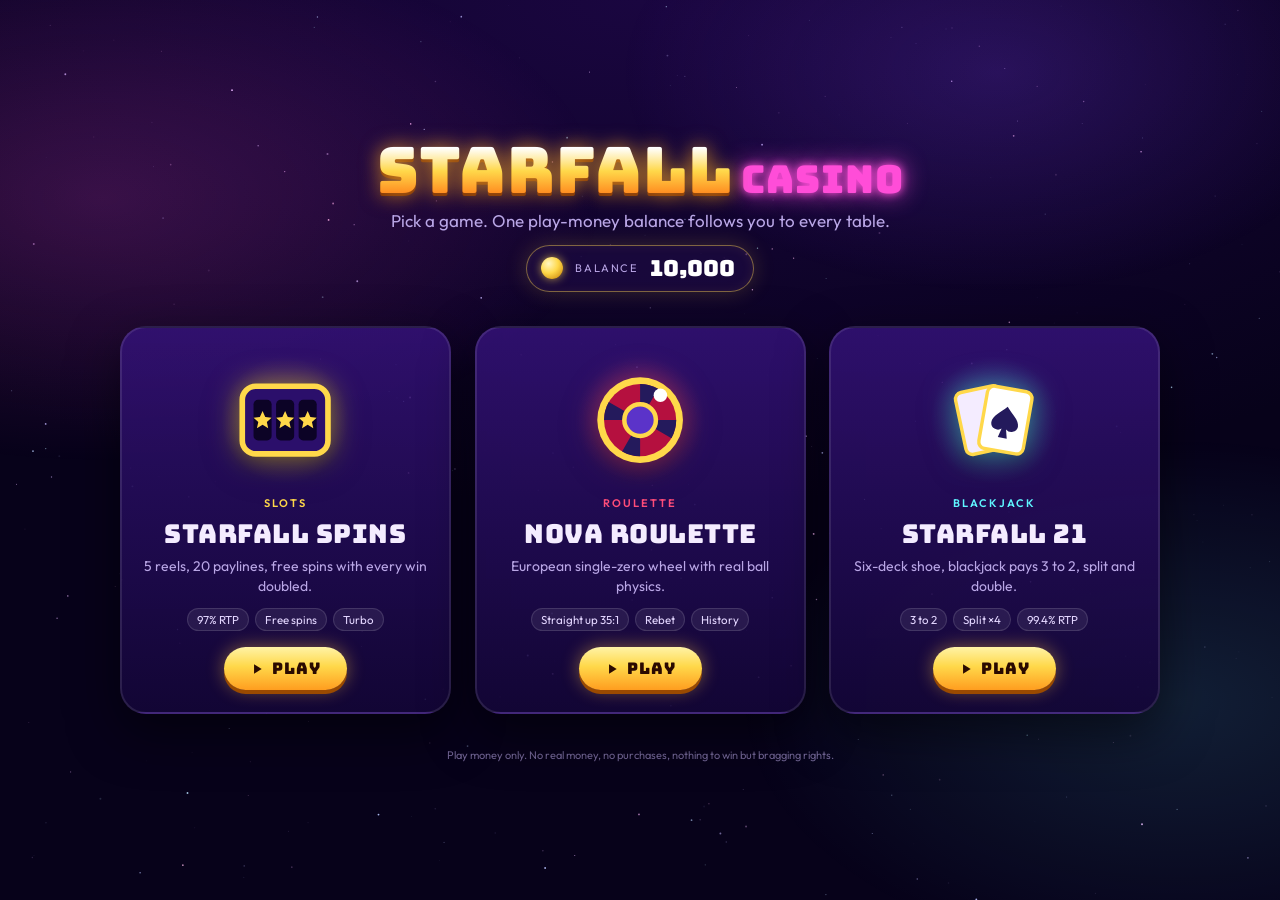
<file: index.html>
<!doctype html>
<html lang="en">
<head>
  <meta charset="utf-8">
  <meta name="viewport" content="width=device-width, initial-scale=1, viewport-fit=cover">
  <meta name="theme-color" content="#0b0420">
  <title>Starfall Casino</title>
  <meta name="description" content="Free play-money slots, roulette and blackjack that run entirely in your browser.">
  <link rel="icon" href="data:image/svg+xml,%3Csvg xmlns='http://www.w3.org/2000/svg' viewBox='0 0 100 100'%3E%3Ctext y='.9em' font-size='90'%3E%E2%AD%90%3C/text%3E%3C/svg%3E">
  <link rel="preconnect" href="https://fonts.googleapis.com">
  <link rel="preconnect" href="https://fonts.gstatic.com" crossorigin>
  <link href="https://fonts.googleapis.com/css2?family=Bungee&family=Outfit:wght@400;600;800&display=swap" rel="stylesheet">
  <link rel="stylesheet" href="css/style.css">
  <link rel="stylesheet" href="css/lobby.css">
</head>
<body class="lobby-page">
  <canvas id="stars" aria-hidden="true"></canvas>
  <div class="nebula" aria-hidden="true"></div>

  <main class="lobby" data-games-lobby>
    <header class="lobby-head">
      <h1 class="logo lobby-logo" aria-label="Starfall Casino"><span>STARFALL</span><em>CASINO</em></h1>
      <p class="lobby-sub">Pick a game. One play-money balance follows you to every table.</p>
      <div class="lobby-bal" aria-live="polite">
        <span class="lobby-bal-label">Balance</span>
        <output id="lobby-balance">10,000</output>
      </div>
    </header>

    <nav class="lobby-grid" id="lobby-grid" aria-label="Games"></nav>

    <p class="fineprint">Play money only. No real money, no purchases, nothing to win but bragging rights.</p>
  </main>

  <script src="js/nav.js" defer></script>
  <script type="module" src="js/lobby.js"></script>
</body>
</html>
</file>
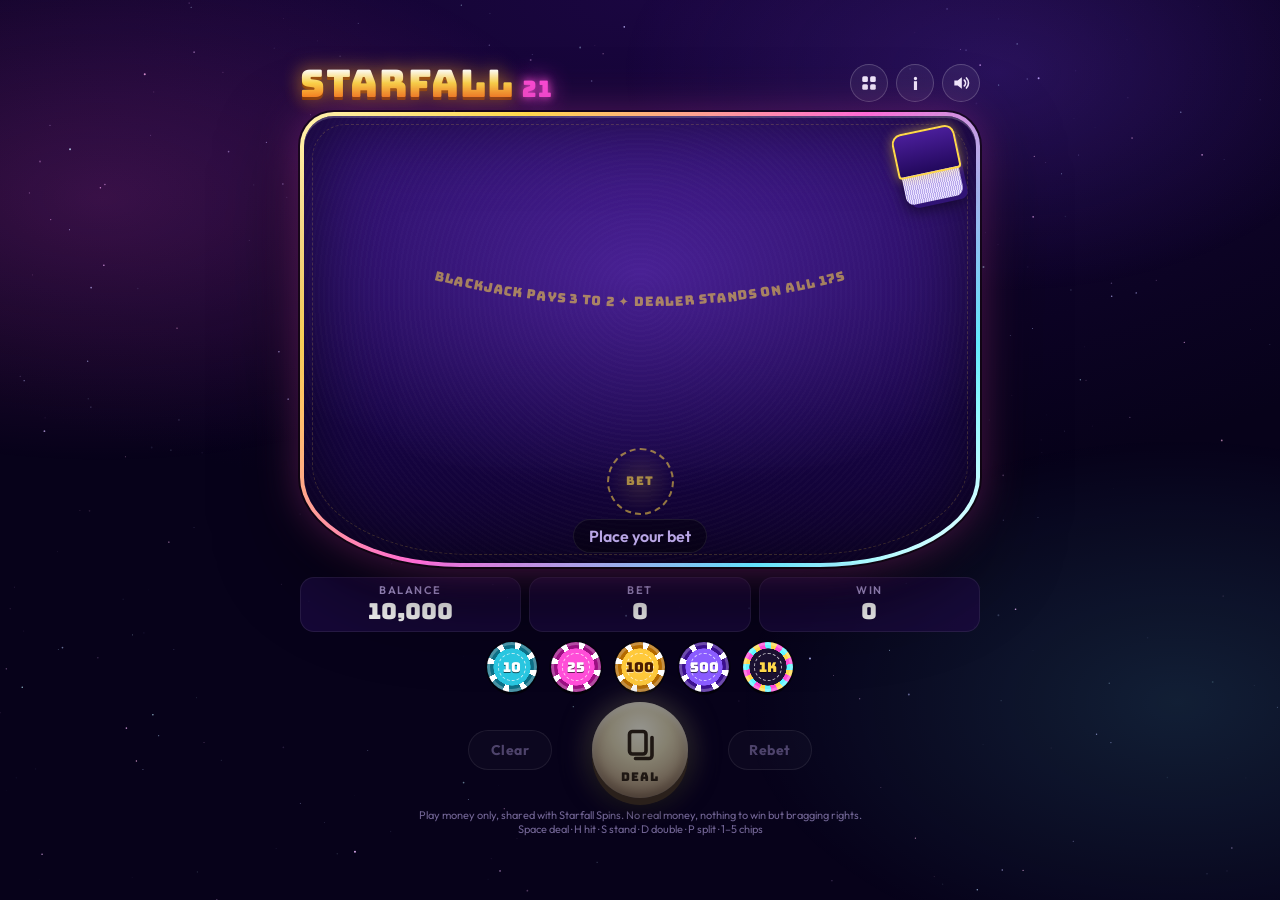
<file: blackjack/index.html>
<!doctype html>
<html lang="en">
<head>
  <meta charset="utf-8">
  <meta name="viewport" content="width=device-width, initial-scale=1, viewport-fit=cover, user-scalable=no">
  <meta name="theme-color" content="#0b0420">
  <title>Starfall 21</title>
  <meta name="description" content="Free play-money blackjack that runs entirely in your browser.">
  <link rel="icon" href="data:image/svg+xml,%3Csvg xmlns='http://www.w3.org/2000/svg' viewBox='0 0 100 100'%3E%3Ctext y='.9em' font-size='90'%3E%E2%99%A0%3C/text%3E%3C/svg%3E">
  <link rel="preconnect" href="https://fonts.googleapis.com">
  <link rel="preconnect" href="https://fonts.gstatic.com" crossorigin>
  <link href="https://fonts.googleapis.com/css2?family=Bungee&family=Outfit:wght@400;600;800&display=swap" rel="stylesheet">
  <link rel="stylesheet" href="../css/style.css">
  <link rel="stylesheet" href="bj.css">
  <script src="../js/nav.js" defer></script>
</head>
<body class="bj">
  <canvas id="stars" aria-hidden="true"></canvas>
  <div class="nebula" aria-hidden="true"></div>

  <main id="bj-app">
    <header class="top bj-top">
      <h1 class="logo" aria-label="Starfall 21"><span>STARFALL</span><em>21</em></h1>
      <div class="top-buttons">
        <span data-games-nav></span>
        <button id="btn-info" class="icon-btn" aria-label="Rules">i</button>
        <button id="btn-sound" class="icon-btn" aria-label="Toggle sound" aria-pressed="true">
          <svg viewBox="0 0 24 24" width="20" height="20"><path class="spk" d="M4 9h4l5-4v14l-5-4H4z" fill="currentColor"/><path class="waves" d="M16 8.5a5 5 0 0 1 0 7M18.5 6a8.5 8.5 0 0 1 0 12" stroke="currentColor" stroke-width="2" fill="none" stroke-linecap="round"/><path class="mute" d="M16 9l6 6M22 9l-6 6" stroke="currentColor" stroke-width="2" stroke-linecap="round"/></svg>
        </button>
      </div>
    </header>

    <section class="table" id="table">
      <div class="shoe" id="shoe" aria-hidden="true">
        <div class="shoe-cards"></div>
        <div class="shoe-mouth"></div>
      </div>
      <div class="discard" id="discard" aria-hidden="true"></div>

      <div class="zone dealer-zone">
        <div class="hand dealer" id="dealer">
          <div class="cards"></div>
          <div class="total" hidden></div>
          <div class="stamp" hidden></div>
        </div>
      </div>

      <div class="felt-text" aria-hidden="true">
        <svg viewBox="0 0 600 70" preserveAspectRatio="xMidYMid meet">
          <path id="arc" d="M10 10 Q300 90 590 10" fill="none"/>
          <text><textPath href="#arc" startOffset="50%" text-anchor="middle">BLACKJACK PAYS 3 TO 2 ✦ DEALER STANDS ON ALL 17S</textPath></text>
        </svg>
      </div>

      <div class="zone player-zone" id="hands"></div>

      <div class="msgbar" id="msgbar" aria-live="polite">
        <span class="msg" id="msg">Place your bet</span>
        <span class="streak" id="streak" hidden></span>
      </div>
    </section>

    <section class="bj-controls">
      <div class="meters">
        <div class="meter"><label>Balance</label><output id="balance">0</output></div>
        <div class="meter"><label>Bet</label><output id="bet">0</output></div>
        <div class="meter"><label>Win</label><output id="win">0</output></div>
      </div>

      <div class="panel" id="bet-panel">
        <div class="rack" id="rack"></div>
        <div class="bet-actions">
          <button class="pill-btn" id="btn-clear" title="Clear bet (Backspace)"><span>Clear</span></button>
          <button class="spin-btn deal-btn" id="btn-deal" aria-label="Deal (Space)">
            <span class="spin-ring"></span>
            <svg class="spin-icon" viewBox="0 0 24 24"><rect x="5" y="3" width="11" height="15" rx="2" fill="none" stroke="currentColor" stroke-width="2.4"/><path d="M9 21h9a2 2 0 0 0 2-2V7" fill="none" stroke="currentColor" stroke-width="2.4" stroke-linecap="round"/></svg>
            <span class="spin-label">DEAL</span>
          </button>
          <button class="pill-btn" id="btn-rebet" title="Rebet, press again to double"><span>Rebet</span></button>
        </div>
      </div>

      <div class="panel" id="play-panel" hidden>
        <button class="act hit" id="btn-hit" title="Hit (H)"><i>+</i><span>Hit</span></button>
        <button class="act stand" id="btn-stand" title="Stand (S)"><i>✋</i><span>Stand</span></button>
        <button class="act double" id="btn-double" title="Double (D)"><i>×2</i><span>Double</span></button>
        <button class="act split" id="btn-split" title="Split (P)"><i>⇆</i><span>Split</span></button>
      </div>
    </section>

    <p class="fineprint">Play money only, shared with Starfall Spins. No real money, nothing to win but bragging rights. <span class="keys">Space deal · H hit · S stand · D double · P split · 1–5 chips</span></p>
  </main>

  <canvas id="fx" aria-hidden="true"></canvas>

  <div class="banner" id="banner" aria-hidden="true"><div class="banner-title" id="banner-title"></div><div class="banner-sub" id="banner-sub"></div></div>

  <div class="overlay broke" id="broke" hidden>
    <div class="card">
      <h2>Out of stardust</h2>
      <p>Your balance is too low for the smallest chip. Here's a fresh stack on the house. It's all play money anyway.</p>
      <button id="btn-refill" class="cta">Refill 10,000</button>
    </div>
  </div>

  <dialog id="rules">
    <form method="dialog" class="card">
      <h2>How to play</h2>
      <p class="pt-note">Get closer to 21 than the dealer without going over. Number cards count their number, J Q K count 10, and an ace counts 11 or 1, whichever helps.</p>
      <ul class="rules-list">
        <li><b>Blackjack</b> (ace plus a ten-value card as your first two) pays <b>3 to 2</b>.</li>
        <li>A regular win pays <b>1 to 1</b>. A tie is a <b>push</b> and your bet comes back.</li>
        <li><b>Hit</b> takes a card, <b>Stand</b> keeps your total.</li>
        <li><b>Double</b> doubles your bet on your first two cards and gives you exactly one more card.</li>
        <li><b>Split</b> a pair into two hands, each with its own bet, up to 4 hands. Split aces get one card each. Doubling after a split is allowed.</li>
        <li>The dealer checks for blackjack when showing an ace or a ten, draws to 16 and <b>stands on all 17s</b>.</li>
        <li>Six decks, reshuffled when the cut card comes out. No insurance.</li>
      </ul>
      <p class="pt-note">With perfect play the return is about 99.4%. Every hand is random.</p>
      <button class="cta" value="close">Got it</button>
    </form>
  </dialog>

  <script type="module" src="main.js"></script>
</body>
</html>
</file>
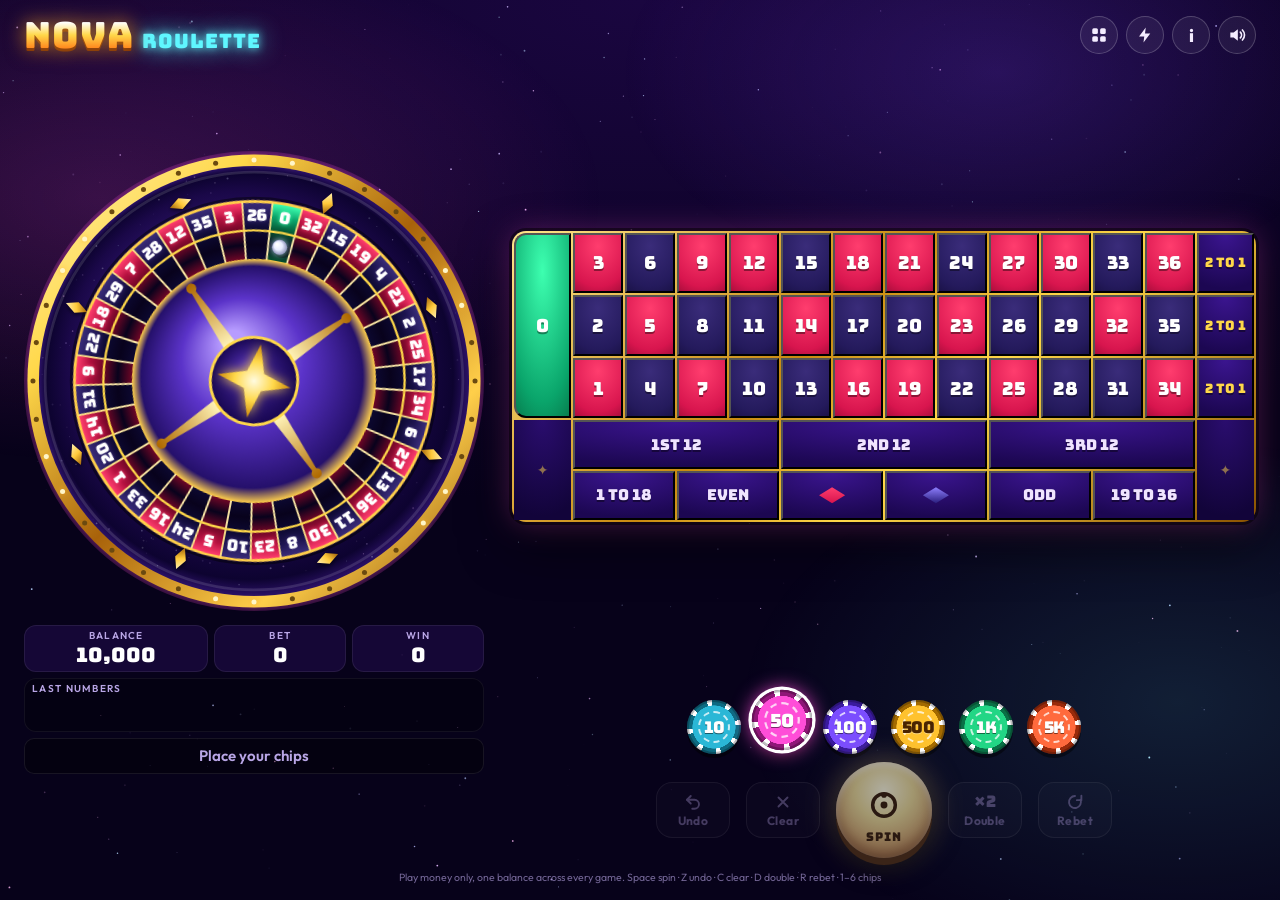
<file: roulette/index.html>
<!doctype html>
<html lang="en">
<head>
  <meta charset="utf-8">
  <meta name="viewport" content="width=device-width, initial-scale=1, viewport-fit=cover, user-scalable=no">
  <meta name="theme-color" content="#0b0420">
  <title>Nova Roulette</title>
  <meta name="description" content="A free play-money roulette wheel that runs entirely in your browser.">
  <link rel="icon" href="data:image/svg+xml,%3Csvg xmlns='http://www.w3.org/2000/svg' viewBox='0 0 100 100'%3E%3Ccircle cx='50' cy='50' r='44' fill='%23ffd84a'/%3E%3Ccircle cx='50' cy='50' r='34' fill='%23b5103f'/%3E%3Ccircle cx='50' cy='50' r='14' fill='%23ffd84a'/%3E%3Ccircle cx='72' cy='28' r='8' fill='%23fff'/%3E%3C/svg%3E">
  <link rel="preconnect" href="https://fonts.googleapis.com">
  <link rel="preconnect" href="https://fonts.gstatic.com" crossorigin>
  <link href="https://fonts.googleapis.com/css2?family=Bungee&family=Outfit:wght@400;600;800&display=swap" rel="stylesheet">
  <link rel="stylesheet" href="roulette.css">
</head>
<body>
  <canvas id="stars" aria-hidden="true"></canvas>
  <div class="nebula" aria-hidden="true"></div>

  <main id="app">
    <!-- Inside #app so it shares the wheel's stacking context and sits behind the zoomed wheel, not over it. -->
    <div class="wheel-backdrop" id="wheel-backdrop" aria-hidden="true"></div>
    <header class="top">
      <h1 class="logo" aria-label="Nova Roulette"><span>NOVA</span><em>ROULETTE</em></h1>
      <div class="top-buttons">
        <span data-games-nav></span>
        <button id="btn-turbo" class="icon-btn" aria-pressed="false" aria-label="Turbo" title="Turbo (T)">
          <svg viewBox="0 0 24 24" width="18" height="18"><path d="M13 2 4 14h7l-1 8 9-12h-7z" fill="currentColor"/></svg>
        </button>
        <button id="btn-info" class="icon-btn" aria-label="How to play">i</button>
        <button id="btn-sound" class="icon-btn" aria-label="Toggle sound" aria-pressed="true">
          <svg viewBox="0 0 24 24" width="20" height="20"><path class="spk" d="M4 9h4l5-4v14l-5-4H4z" fill="currentColor"/><path class="waves" d="M16 8.5a5 5 0 0 1 0 7M18.5 6a8.5 8.5 0 0 1 0 12" stroke="currentColor" stroke-width="2" fill="none" stroke-linecap="round"/><path class="mute" d="M16 9l6 6M22 9l-6 6" stroke="currentColor" stroke-width="2" stroke-linecap="round"/></svg>
        </button>
      </div>
    </header>

    <section class="stage">
      <div class="wheel-dock" id="wheel-dock">
        <div class="wheel-wrap" id="wheel-wrap">
          <canvas id="wheel" aria-label="Roulette wheel" role="img"></canvas>
        </div>
      </div>
      <div class="side">
        <div class="meters">
          <div class="meter"><label>Balance</label><output id="balance">0</output></div>
          <div class="meter"><label>Bet</label><output id="staked">0</output></div>
          <div class="meter"><label>Win</label><output id="win">0</output></div>
        </div>
        <div class="history-box">
          <label>Last numbers</label>
          <ol class="history" id="history" aria-live="polite"></ol>
        </div>
        <div class="msgbar" aria-live="polite"><span id="msg">Place your chips</span></div>
      </div>
    </section>

    <section class="table-area" id="table-area">
      <div class="felt" id="felt" role="group" aria-label="Betting table"></div>
    </section>

    <section class="controls">
      <div class="chips" id="chips" role="radiogroup" aria-label="Chip value"></div>
      <div class="action-row">
        <button id="btn-undo" class="pill-btn" title="Undo (Z)">
          <svg viewBox="0 0 24 24" width="18" height="18"><path d="M9 14 4 9l5-5" fill="none" stroke="currentColor" stroke-width="2.5" stroke-linecap="round" stroke-linejoin="round"/><path d="M4 9h10a6 6 0 0 1 0 12h-3" fill="none" stroke="currentColor" stroke-width="2.5" stroke-linecap="round"/></svg><span>Undo</span>
        </button>
        <button id="btn-clear" class="pill-btn" title="Clear (C)">
          <svg viewBox="0 0 24 24" width="18" height="18"><path d="M6 6l12 12M18 6 6 18" stroke="currentColor" stroke-width="2.5" stroke-linecap="round"/></svg><span>Clear</span>
        </button>
        <button id="btn-spin" class="spin-btn" aria-label="Spin (Space)">
          <span class="spin-ring"></span>
          <svg class="spin-icon" viewBox="0 0 24 24"><circle cx="12" cy="12" r="8.5" fill="none" stroke="currentColor" stroke-width="2.6"/><circle cx="12" cy="12" r="2.6" fill="currentColor"/><circle cx="12" cy="4.6" r="2" fill="currentColor"/></svg>
          <span class="spin-label">SPIN</span>
        </button>
        <button id="btn-double" class="pill-btn" title="Double (D)">
          <span class="x2">×2</span><span>Double</span>
        </button>
        <button id="btn-rebet" class="pill-btn" title="Rebet (R)">
          <svg viewBox="0 0 24 24" width="18" height="18"><path d="M12 4a8 8 0 1 0 7.4 5" fill="none" stroke="currentColor" stroke-width="2.5" stroke-linecap="round"/><path d="M20.5 3.5v6h-6" fill="none" stroke="currentColor" stroke-width="2.5" stroke-linecap="round" stroke-linejoin="round"/></svg><span>Rebet</span>
        </button>
      </div>
    </section>

    <p class="fineprint">Play money only, one balance across every game. <span class="keys">Space spin · Z undo · C clear · D double · R rebet · 1–6 chips</span></p>
  </main>

  <canvas id="fx" aria-hidden="true"></canvas>
  <div class="flyers" id="flyers" aria-hidden="true"></div>

  <div class="overlay bigwin" id="bigwin" hidden>
    <div class="burst" aria-hidden="true"></div>
    <div class="bigwin-title" id="bigwin-title">BIG WIN</div>
    <div class="bigwin-num" id="bigwin-num"></div>
    <div class="bigwin-amount" id="bigwin-amount">0</div>
    <div class="bigwin-hint">tap to collect</div>
  </div>

  <div class="overlay broke" id="broke" hidden>
    <div class="card">
      <h2>Out of stardust</h2>
      <p>Your balance is too low for a chip. Here's a fresh stack on the house. It's all play money anyway.</p>
      <button id="btn-refill" class="cta">Refill 10,000</button>
    </div>
  </div>

  <dialog id="help">
    <form method="dialog" class="card">
      <h2>How to play</h2>
      <p class="pt-note">Pick a chip, tap the table to place it, then spin. Tap a spot again to stack more. The ball lands on one of 37 numbers, 0 to 36.</p>
      <table class="pays">
        <thead><tr><th>Bet</th><th>Covers</th><th>Pays</th></tr></thead>
        <tbody>
          <tr><td>Straight up</td><td>One number</td><td><b>35 to 1</b></td></tr>
          <tr><td>Dozen</td><td>1–12, 13–24 or 25–36</td><td><b>2 to 1</b></td></tr>
          <tr><td>Column</td><td>12 numbers in a row of the table</td><td><b>2 to 1</b></td></tr>
          <tr><td>Red or Black</td><td>18 numbers</td><td><b>1 to 1</b></td></tr>
          <tr><td>Odd or Even</td><td>18 numbers</td><td><b>1 to 1</b></td></tr>
          <tr><td>1–18 or 19–36</td><td>18 numbers</td><td><b>1 to 1</b></td></tr>
        </tbody>
      </table>
      <p class="pt-note">Zero is green and loses every outside bet. Your stake comes back on top of the payout. Hover an outside bet to see the numbers it covers.</p>
      <p class="pt-note">Single zero: every bet returns about 97.3% over the long run. Turbo (the lightning button) makes the ball roll faster. Every spin is drawn with your browser's secure random generator before the ball leaves the hand, and each spin is independent.</p>
      <button class="cta" value="close">Close</button>
    </form>
  </dialog>

  <script src="../js/nav.js" defer></script>
  <script type="module" src="main.js"></script>
</body>
</html>
</file>
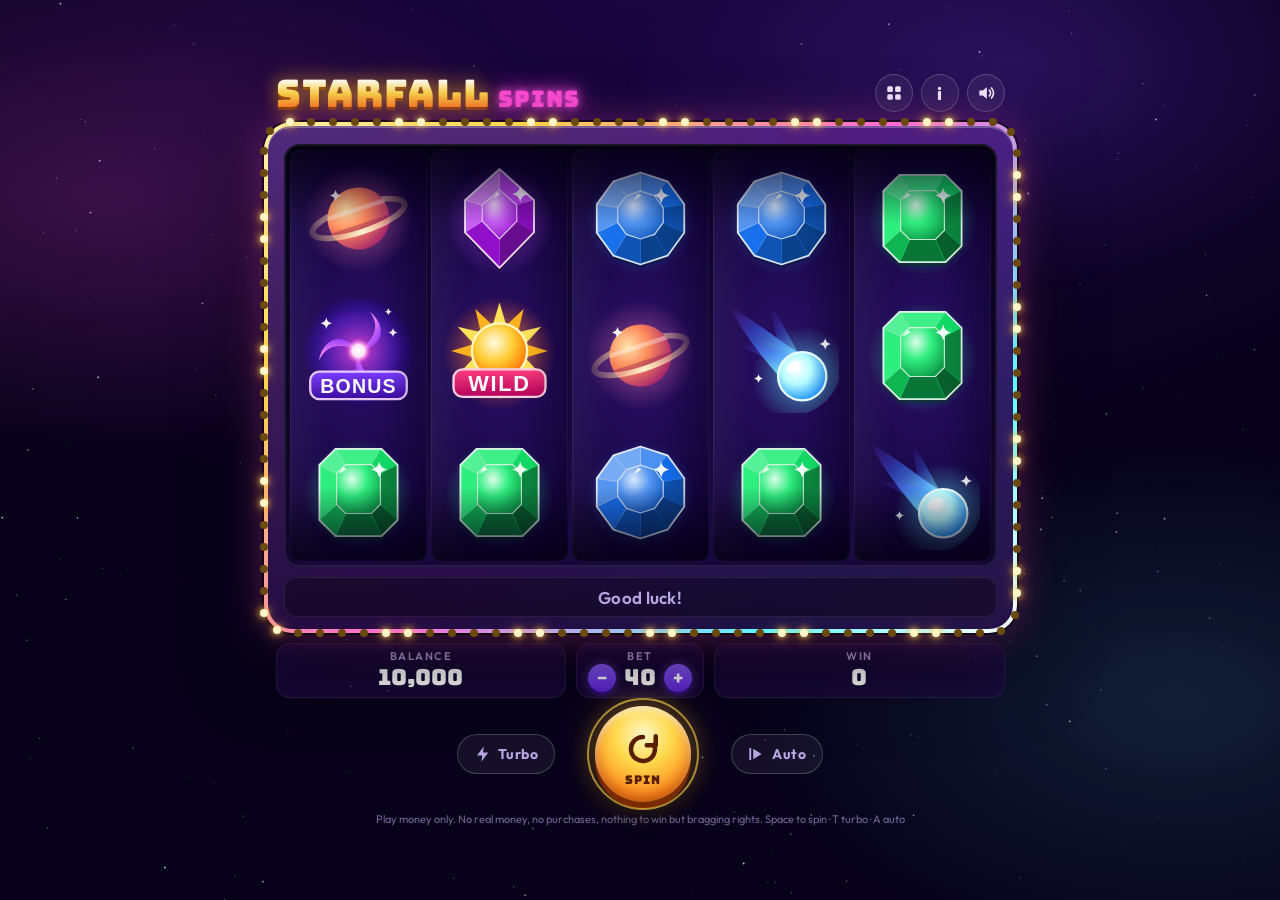
<file: slots/index.html>
<!doctype html>
<html lang="en">
<head>
  <meta charset="utf-8">
  <meta name="viewport" content="width=device-width, initial-scale=1, viewport-fit=cover, user-scalable=no">
  <meta name="theme-color" content="#0b0420">
  <title>Starfall Spins</title>
  <meta name="description" content="A free play-money slot machine that runs entirely in your browser.">
  <link rel="icon" href="data:image/svg+xml,%3Csvg xmlns='http://www.w3.org/2000/svg' viewBox='0 0 100 100'%3E%3Ctext y='.9em' font-size='90'%3E%E2%AD%90%3C/text%3E%3C/svg%3E">
  <link rel="preconnect" href="https://fonts.googleapis.com">
  <link rel="preconnect" href="https://fonts.gstatic.com" crossorigin>
  <link href="https://fonts.googleapis.com/css2?family=Bungee&family=Outfit:wght@400;600;800&display=swap" rel="stylesheet">
  <link rel="stylesheet" href="../css/style.css">
</head>
<body>
  <svg width="0" height="0" style="position:absolute" aria-hidden="true">
    <filter id="vblur" x="0" y="-20%" width="100%" height="140%"><feGaussianBlur stdDeviation="0 7"/></filter>
  </svg>
  <canvas id="stars" aria-hidden="true"></canvas>
  <div class="nebula" aria-hidden="true"></div>

  <main id="app">
    <header class="top">
      <h1 class="logo" aria-label="Starfall Spins"><span>STARFALL</span><em>SPINS</em></h1>
      <div class="top-buttons">
        <span data-games-nav></span>
        <button id="btn-info" class="icon-btn" aria-label="Paytable">i</button>
        <button id="btn-sound" class="icon-btn" aria-label="Toggle sound" aria-pressed="true">
          <svg viewBox="0 0 24 24" width="20" height="20"><path class="spk" d="M4 9h4l5-4v14l-5-4H4z" fill="currentColor"/><path class="waves" d="M16 8.5a5 5 0 0 1 0 7M18.5 6a8.5 8.5 0 0 1 0 12" stroke="currentColor" stroke-width="2" fill="none" stroke-linecap="round"/><path class="mute" d="M16 9l6 6M22 9l-6 6" stroke="currentColor" stroke-width="2" stroke-linecap="round"/></svg>
        </button>
      </div>
    </header>

    <section class="machine" id="machine">
      <div class="bulbs" id="bulbs" aria-hidden="true"></div>
      <div class="fs-banner" id="fs-banner" hidden>
        <span>FREE SPINS</span> <b id="fs-count">0</b> <span class="fs-x">ALL WINS ×2</span>
      </div>
      <div class="reels-frame">
        <div class="reels" id="reels"></div>
        <canvas id="lines" aria-hidden="true"></canvas>
      </div>
      <div class="winbar" id="winbar" aria-live="polite">
        <span class="winbar-msg" id="win-msg">Good luck!</span>
      </div>
    </section>

    <section class="controls">
      <div class="meter">
        <label>Balance</label>
        <output id="balance">0</output>
      </div>
      <div class="meter bet">
        <label>Bet</label>
        <div class="bet-row">
          <button id="bet-down" class="round-btn" aria-label="Lower bet">−</button>
          <output id="bet">0</output>
          <button id="bet-up" class="round-btn" aria-label="Raise bet">+</button>
        </div>
      </div>
      <div class="meter">
        <label>Win</label>
        <output id="win">0</output>
      </div>

      <div class="action-row">
        <button id="btn-turbo" class="pill-btn" aria-pressed="false" title="Turbo (T)">
          <svg viewBox="0 0 24 24" width="18" height="18"><path d="M13 2 4 14h7l-1 8 9-12h-7z" fill="currentColor"/></svg><span>Turbo</span>
        </button>
        <button id="btn-spin" class="spin-btn" aria-label="Spin (Space)">
          <span class="spin-ring"></span>
          <svg class="spin-icon" viewBox="0 0 24 24"><path d="M12 4a8 8 0 1 0 7.4 5" fill="none" stroke="currentColor" stroke-width="3" stroke-linecap="round"/><path d="M20.5 3.5v6h-6" fill="none" stroke="currentColor" stroke-width="3" stroke-linecap="round" stroke-linejoin="round"/></svg>
          <span class="spin-label">SPIN</span>
        </button>
        <button id="btn-auto" class="pill-btn" aria-pressed="false" title="Autoplay (A)">
          <svg viewBox="0 0 24 24" width="18" height="18"><path d="M7 5v14l11-7z" fill="currentColor"/><path d="M3 5v14" stroke="currentColor" stroke-width="2.5" stroke-linecap="round"/></svg><span>Auto</span>
        </button>
      </div>
    </section>

    <p class="fineprint">Play money only. No real money, no purchases, nothing to win but bragging rights. <span class="keys">Space to spin · T turbo · A auto</span></p>
  </main>

  <canvas id="fx" aria-hidden="true"></canvas>

  <div class="overlay bigwin" id="bigwin" hidden>
    <div class="burst" aria-hidden="true"></div>
    <div class="bigwin-title" id="bigwin-title">BIG WIN</div>
    <div class="bigwin-amount" id="bigwin-amount">0</div>
    <div class="bigwin-hint">tap to collect</div>
  </div>

  <div class="overlay bonus" id="bonus" hidden>
    <div class="burst" aria-hidden="true"></div>
    <div class="bonus-title" id="bonus-title">FREE SPINS</div>
    <div class="bonus-sub" id="bonus-sub"></div>
    <div class="bigwin-hint">tap to continue</div>
  </div>

  <div class="overlay broke" id="broke" hidden>
    <div class="card">
      <h2>Out of stardust</h2>
      <p>Your balance is too low for any bet. Here's a fresh stack on the house. It's all play money anyway.</p>
      <button id="btn-refill" class="cta">Refill 10,000</button>
    </div>
  </div>

  <dialog id="paytable">
    <form method="dialog" class="card">
      <h2>Paytable</h2>
      <p class="pt-note">Wins pay left to right on 20 lines, shown for your current bet. <b>Wild Sun</b> stands in for every symbol except Bonus and appears on reels 2 to 5.</p>
      <div class="pt-grid" id="pt-grid"></div>
      <div class="pt-bonus" id="pt-bonus"></div>
      <h3>Paylines</h3>
      <div class="pt-lines" id="pt-lines"></div>
      <p class="pt-note">Theoretical return about 97% over the long run. It is a random game: each spin is independent.</p>
      <button class="cta" value="close">Close</button>
    </form>
  </dialog>

  <script src="../js/nav.js" defer></script>
  <script type="module" src="../js/main.js"></script>
</body>
</html>
</file>
<file: css/style.css>
:root {
  --cell: 120px;
  --bg0: #07021a;
  --bg1: #1a0640;
  --pink: #ff4dd8;
  --cyan: #5ff6ff;
  --gold: #ffd84a;
  --gold-deep: #c27a00;
  --text: #f4ecff;
  --muted: #b9a6e6;
  --panel: rgba(28, 10, 66, 0.72);
  --display: 'Bungee', 'Arial Black', Impact, sans-serif;
  --ui: 'Outfit', system-ui, -apple-system, 'Segoe UI', sans-serif;
}

* { box-sizing: border-box; }
html, body { height: 100%; }
body {
  margin: 0;
  background: radial-gradient(120% 80% at 50% 0%, var(--bg1), var(--bg0) 70%);
  background-color: var(--bg0);
  color: var(--text);
  font-family: var(--ui);
  overflow: hidden;
  -webkit-tap-highlight-color: transparent;
  user-select: none;
  -webkit-user-select: none;
  touch-action: manipulation;
}

#stars, #fx { position: fixed; inset: 0; pointer-events: none; }
#stars { z-index: 0; }
#fx { z-index: 50; }

.nebula {
  position: fixed; inset: -20%; z-index: 0; pointer-events: none;
  background:
    radial-gradient(40% 30% at 20% 30%, rgba(255, 77, 216, 0.18), transparent 70%),
    radial-gradient(35% 30% at 80% 70%, rgba(95, 246, 255, 0.12), transparent 70%),
    radial-gradient(30% 25% at 70% 20%, rgba(130, 70, 255, 0.2), transparent 70%);
  animation: drift 30s ease-in-out infinite alternate;
  transition: filter 1.5s;
}
body.freespins .nebula { filter: hue-rotate(-70deg) saturate(1.5); }
@keyframes drift { to { transform: translate(4%, -3%) rotate(6deg); } }

#app {
  position: relative; z-index: 1;
  height: 100%;
  display: flex; flex-direction: column; align-items: center; justify-content: center;
  gap: 10px;
  padding: max(8px, env(safe-area-inset-top)) 12px max(8px, env(safe-area-inset-bottom));
}

/* ---------- header ---------- */
.top {
  width: calc(var(--cell) * 5 + 44px); max-width: 100%;
  display: flex; align-items: center; justify-content: space-between;
}
.logo {
  margin: 0; font-family: var(--display); font-weight: 400; line-height: 0.9;
  font-size: clamp(22px, 5vw, 38px); letter-spacing: 1px;
  display: flex; align-items: baseline; gap: 8px;
}
.logo span {
  background: linear-gradient(180deg, #fff 10%, var(--gold) 50%, #ff8a1f 90%);
  -webkit-background-clip: text; background-clip: text; color: transparent;
  filter: drop-shadow(0 0 10px rgba(255, 190, 60, 0.6)) drop-shadow(0 3px 0 #7a2b00);
}
.logo em {
  font-style: normal; font-size: 0.6em; color: var(--pink);
  text-shadow: 0 0 8px var(--pink), 0 0 24px var(--pink);
  animation: flicker 6s infinite;
}
@keyframes flicker { 0%, 92%, 96%, 100% { opacity: 1; } 94% { opacity: 0.4; } }

.top-buttons { display: flex; gap: 8px; }
.icon-btn {
  width: 38px; height: 38px; border-radius: 50%; border: 1px solid rgba(255, 255, 255, 0.2);
  background: rgba(255, 255, 255, 0.06); color: var(--text); cursor: pointer;
  font: 800 18px var(--ui); display: grid; place-items: center;
  transition: transform 0.12s, background 0.2s;
}
.icon-btn:hover { background: rgba(255, 255, 255, 0.14); }
.icon-btn:active { transform: scale(0.9); }
#btn-sound .mute { display: none; }
#btn-sound[aria-pressed="false"] .mute { display: inline; }
#btn-sound[aria-pressed="false"] .waves { display: none; }

/* ---------- machine ---------- */
.machine {
  position: relative;
  padding: 18px 16px 12px;
  border-radius: 28px;
  background:
    linear-gradient(180deg, rgba(60, 20, 120, 0.9), rgba(25, 6, 60, 0.95)) padding-box,
    linear-gradient(135deg, #fff2b0, var(--gold) 20%, #ff6ad5 50%, var(--cyan) 80%, #fff) border-box;
  border: 4px solid transparent;
  box-shadow: 0 0 0 2px rgba(0, 0, 0, 0.6), 0 0 40px rgba(255, 77, 216, 0.35), 0 30px 80px rgba(0, 0, 0, 0.6), inset 0 2px 0 rgba(255, 255, 255, 0.25);
  transition: box-shadow 0.4s;
}
.machine.shake { animation: shake 0.5s cubic-bezier(.36, .07, .19, .97); }
@keyframes shake {
  10%, 90% { transform: translate(-2px, 1px) rotate(-0.3deg); }
  20%, 80% { transform: translate(4px, -2px) rotate(0.4deg); }
  30%, 50%, 70% { transform: translate(-6px, 2px) rotate(-0.6deg); }
  40%, 60% { transform: translate(6px, -1px) rotate(0.5deg); }
}

.bulbs { position: absolute; inset: -4px; pointer-events: none; border-radius: 28px; }
.bulb {
  position: absolute; width: 8px; height: 8px; margin: -4px 0 0 -4px; border-radius: 50%;
  background: #6b4a10; box-shadow: none; transition: background 0.08s, box-shadow 0.08s;
}
.bulb.on { background: #fff6c8; box-shadow: 0 0 6px #ffd84a, 0 0 14px #ff9a2e; }
.machine.winning .bulb.on { background: #ffe0fb; box-shadow: 0 0 6px var(--pink), 0 0 16px var(--pink); }

.reels-frame {
  position: relative;
  border-radius: 16px;
  padding: 6px;
  background: linear-gradient(180deg, #0c0326, #1b0a45);
  box-shadow: inset 0 0 0 2px rgba(255, 255, 255, 0.08), inset 0 10px 30px rgba(0, 0, 0, 0.8);
}
.reels { display: flex; gap: 4px; position: relative; }
.reel {
  position: relative; width: var(--cell); height: calc(var(--cell) * 3); overflow: hidden;
  border-radius: 10px;
  background: radial-gradient(120% 60% at 50% 50%, #2a1066 0%, #150540 70%, #0b0228 100%);
  box-shadow: inset 0 0 0 1px rgba(255, 255, 255, 0.06);
}
/* glassy shading at the top and bottom of each reel */
.reel::after {
  content: ''; position: absolute; inset: 0; pointer-events: none; z-index: 3;
  background: linear-gradient(180deg, rgba(5, 0, 20, 0.75) 0%, transparent 18%, transparent 82%, rgba(5, 0, 20, 0.75) 100%),
              linear-gradient(90deg, rgba(255, 255, 255, 0.05), transparent 30%, transparent 70%, rgba(0, 0, 0, 0.2));
}
.reel.anticipate { box-shadow: inset 0 0 0 2px var(--pink), 0 0 24px var(--pink), inset 0 0 30px rgba(255, 77, 216, 0.6); animation: antic 0.35s ease-in-out infinite alternate; }
@keyframes antic { to { box-shadow: inset 0 0 0 3px #fff, 0 0 40px var(--pink), inset 0 0 50px rgba(255, 77, 216, 0.9); } }

.strip { position: absolute; inset: 0; will-change: transform; }
.reel.blur .strip { filter: url(#vblur); }
.cell {
  position: absolute; left: 0; top: 0; width: var(--cell); height: var(--cell);
  display: grid; place-items: center; will-change: transform;
}
.cell img { width: 84%; height: 84%; pointer-events: none; transition: opacity 0.25s, filter 0.25s; }
.reels.showing .cell img { opacity: 0.32; filter: saturate(0.4) brightness(0.7); }
.reels.showing .cell.win img { opacity: 1; filter: none; animation: pop 0.6s cubic-bezier(.2, 1.6, .4, 1) both, glow 1.2s ease-in-out 0.6s infinite alternate; }
.cell.land img { animation: land 0.35s cubic-bezier(.2, 1.8, .4, 1); }
.cell.scatter-hit img { animation: scatterhit 0.9s cubic-bezier(.2, 1.6, .4, 1) both, glow 0.8s ease-in-out 0.9s infinite alternate; }
@keyframes pop { 0% { transform: scale(1); } 40% { transform: scale(1.28) rotate(-4deg); } 100% { transform: scale(1.1); } }
@keyframes glow {
  from { filter: drop-shadow(0 0 4px var(--glow, #fff)) brightness(1.05); transform: scale(1.1); }
  to { filter: drop-shadow(0 0 16px var(--glow, #fff)) brightness(1.3); transform: scale(1.18); }
}
@keyframes land { 0% { transform: scale(1, 1); } 40% { transform: scale(1.12, 0.9); } 100% { transform: scale(1, 1); } }
@keyframes scatterhit { 0% { transform: scale(1); } 50% { transform: scale(1.4) rotate(12deg); } 100% { transform: scale(1.12); } }

#lines { position: absolute; inset: 0; pointer-events: none; z-index: 5; }

.winbar {
  margin-top: 10px; height: 40px; border-radius: 12px;
  display: grid; place-items: center; overflow: hidden;
  background: rgba(0, 0, 0, 0.35); box-shadow: inset 0 0 0 1px rgba(255, 255, 255, 0.08);
  font: 600 clamp(13px, 3.4vw, 17px) var(--ui); color: var(--muted); letter-spacing: 0.3px;
}
.winbar-msg { white-space: nowrap; transition: transform 0.25s, opacity 0.25s; }
.winbar-msg.bump { animation: bump 0.35s cubic-bezier(.2, 1.6, .4, 1); }
@keyframes bump { 0% { transform: scale(0.7); opacity: 0; } 100% { transform: scale(1); opacity: 1; } }
.winbar b { color: var(--gold); font-family: var(--display); font-weight: 400; text-shadow: 0 0 10px rgba(255, 200, 60, 0.7); }

.fs-banner {
  position: absolute; left: 50%; top: -18px; transform: translateX(-50%); z-index: 10;
  padding: 6px 16px; border-radius: 999px; white-space: nowrap;
  background: linear-gradient(90deg, #7d3dff, var(--pink)); border: 2px solid #ffd6f6;
  font: 800 13px var(--ui); letter-spacing: 1px; box-shadow: 0 0 20px var(--pink);
}
.fs-banner b { font-family: var(--display); font-weight: 400; font-size: 16px; color: var(--gold); margin: 0 4px; }
.fs-banner .fs-x { opacity: 0.85; font-size: 11px; }

/* ---------- controls ---------- */
.controls {
  width: calc(var(--cell) * 5 + 44px); max-width: 100%;
  display: grid; grid-template-columns: 1fr auto 1fr; gap: 8px 10px; align-items: center;
}
.meter {
  background: var(--panel); border-radius: 14px; padding: 6px 12px; text-align: center;
  box-shadow: inset 0 0 0 1px rgba(255, 255, 255, 0.08);
  min-width: 0;
}
.meter label { display: block; font: 600 11px var(--ui); text-transform: uppercase; letter-spacing: 1.5px; color: var(--muted); }
.meter output {
  display: block; font: 400 clamp(16px, 4vw, 22px) var(--display); color: #fff;
  white-space: nowrap; overflow: hidden; text-overflow: ellipsis;
  transition: color 0.2s;
}
#win.hot { color: var(--gold); text-shadow: 0 0 12px rgba(255, 200, 60, 0.9); }
#balance.up { color: #8dffb8; }
.bet-row { display: flex; align-items: center; justify-content: center; gap: 8px; }
.round-btn {
  width: 28px; height: 28px; border-radius: 50%; border: 0; cursor: pointer;
  background: linear-gradient(180deg, #8a5cff, #5a20d0); color: #fff; font: 800 18px/1 var(--ui);
  box-shadow: 0 3px 0 #2c0a78, 0 0 10px rgba(138, 92, 255, 0.5);
  transition: transform 0.08s, box-shadow 0.08s;
}
.round-btn:active { transform: translateY(3px); box-shadow: 0 0 0 #2c0a78; }
.round-btn:disabled, .pill-btn:disabled { opacity: 0.4; cursor: default; }

.action-row { grid-column: 1 / -1; display: flex; align-items: center; justify-content: center; gap: clamp(16px, 6vw, 40px); }
.pill-btn {
  display: flex; align-items: center; gap: 6px; padding: 10px 16px; border-radius: 999px; cursor: pointer;
  border: 1px solid rgba(255, 255, 255, 0.2); background: rgba(255, 255, 255, 0.06); color: var(--muted);
  font: 700 14px var(--ui); letter-spacing: 0.5px; transition: all 0.15s;
}
.pill-btn:active { transform: scale(0.94); }
.pill-btn[aria-pressed="true"] { color: #fff; background: linear-gradient(180deg, #ff6ad5, #b0179a); border-color: #ffc4f0; box-shadow: 0 0 18px rgba(255, 77, 216, 0.7); }

.spin-btn {
  flex: none;
  position: relative; width: 96px; height: 96px; border-radius: 50%; border: 0; cursor: pointer;
  background: radial-gradient(circle at 50% 30%, #fff8c8, var(--gold) 35%, #ff8a1f 75%, #b44a00);
  color: #5a1d00;
  box-shadow: 0 7px 0 #7a2b00, 0 10px 25px rgba(0, 0, 0, 0.6), 0 0 30px rgba(255, 180, 40, 0.6), inset 0 -6px 12px rgba(150, 50, 0, 0.5), inset 0 4px 6px rgba(255, 255, 255, 0.7);
  transition: transform 0.08s, box-shadow 0.08s, filter 0.2s;
  display: grid; place-items: center;
}
.spin-btn:hover { filter: brightness(1.08); }
.spin-btn.pressed, .spin-btn:active { transform: translateY(6px); box-shadow: 0 1px 0 #7a2b00, 0 4px 12px rgba(0, 0, 0, 0.6), 0 0 40px rgba(255, 180, 40, 0.9), inset 0 -4px 10px rgba(150, 50, 0, 0.5), inset 0 4px 6px rgba(255, 255, 255, 0.7); }
.spin-icon { width: 36px; height: 36px; transition: transform 0.4s; }
.spin-label { position: absolute; bottom: 14px; font: 400 12px var(--display); letter-spacing: 1px; }
.spin-btn .spin-icon { margin-top: -10px; }
.spin-btn.spinning .spin-icon { animation: rot 0.5s linear infinite; }
.spin-btn.spinning .spin-label::after { content: ''; }
@keyframes rot { to { transform: rotate(360deg); } }
.spin-ring {
  position: absolute; inset: -8px; border-radius: 50%; pointer-events: none;
  border: 2px solid rgba(255, 216, 74, 0.6);
  animation: ring 1.8s ease-out infinite;
}
.spin-btn.spinning .spin-ring, .spin-btn:disabled .spin-ring { animation: none; opacity: 0; }
@keyframes ring { 0% { transform: scale(0.95); opacity: 0.9; } 100% { transform: scale(1.3); opacity: 0; } }
.spin-btn.stop { background: radial-gradient(circle at 50% 30%, #ffd0f2, var(--pink) 40%, #a1127f 80%); color: #4a0038; box-shadow: 0 7px 0 #5a0045, 0 10px 25px rgba(0, 0, 0, 0.6), 0 0 30px rgba(255, 77, 216, 0.7), inset 0 4px 6px rgba(255, 255, 255, 0.6); }

.fineprint { margin: 0; font-size: 11px; color: rgba(185, 166, 230, 0.6); text-align: center; max-width: 560px; }
.fineprint .keys { display: inline-block; }
@media (hover: none) { .fineprint .keys { display: none; } }

/* ---------- overlays ---------- */
.overlay {
  position: fixed; inset: 0; z-index: 40; display: flex; flex-direction: column; align-items: center; justify-content: center;
  background: radial-gradient(circle, rgba(40, 0, 80, 0.55), rgba(5, 0, 20, 0.85));
  animation: fadein 0.3s ease-out;
  cursor: pointer; overflow: hidden; padding: 16px;
}
.overlay[hidden] { display: none; }
@keyframes fadein { from { opacity: 0; } }
.burst {
  position: absolute; width: 200vmax; height: 200vmax; left: 50%; top: 50%; margin: -100vmax 0 0 -100vmax;
  background: repeating-conic-gradient(from 0deg, rgba(255, 216, 74, 0.13) 0 8deg, transparent 8deg 20deg);
  animation: spinbg 14s linear infinite; pointer-events: none;
  mask-image: radial-gradient(circle, #000 0%, transparent 45%);
  -webkit-mask-image: radial-gradient(circle, #000 0%, transparent 45%);
}
@keyframes spinbg { to { transform: rotate(360deg); } }
.bigwin-title, .bonus-title {
  position: relative; font-family: var(--display); font-size: clamp(44px, 13vw, 110px); line-height: 1; text-align: center;
  background: linear-gradient(180deg, #fff 15%, var(--gold) 45%, #ff7a1a 80%);
  -webkit-background-clip: text; background-clip: text; color: transparent;
  filter: drop-shadow(0 6px 0 #7a1f00) drop-shadow(0 0 30px rgba(255, 170, 40, 0.8));
  animation: titlein 0.6s cubic-bezier(.2, 1.6, .4, 1) both;
}
.bigwin-title.tier { animation: tierpop 0.5s cubic-bezier(.2, 1.8, .4, 1); }
.bigwin-title.t2 { background-image: linear-gradient(180deg, #fff 15%, #ff9af0 45%, #c21fd6 80%); filter: drop-shadow(0 6px 0 #4a0050) drop-shadow(0 0 30px rgba(255, 77, 216, 0.9)); }
.bigwin-title.t3 { background-image: linear-gradient(180deg, #fff 10%, #8ffcff 40%, #2a6bff 80%); filter: drop-shadow(0 6px 0 #001a6a) drop-shadow(0 0 40px rgba(95, 246, 255, 1)); }
@keyframes titlein { from { transform: scale(0.2) rotate(-8deg); opacity: 0; } }
@keyframes tierpop { 0% { transform: scale(1.6); } 100% { transform: scale(1); } }
.bigwin-amount {
  position: relative; margin-top: 12px; font-family: var(--display); font-size: clamp(36px, 10vw, 80px); color: #fff;
  text-shadow: 0 0 20px rgba(255, 216, 74, 0.9), 0 4px 0 #6a3a00;
  font-variant-numeric: tabular-nums;
}
.bigwin-hint { position: relative; margin-top: 36px; color: var(--muted); font-size: 13px; letter-spacing: 2px; text-transform: uppercase; opacity: 0.8; animation: blink 1.4s infinite; }
@keyframes blink { 50% { opacity: 0.3; } }
.bonus-sub { position: relative; margin-top: 14px; font: 800 clamp(18px, 5vw, 28px) var(--ui); text-align: center; color: #fff; text-shadow: 0 0 12px var(--pink); }
.bonus-sub b { color: var(--gold); font-family: var(--display); font-weight: 400; }

.card {
  position: relative; max-width: 420px; width: 100%; padding: 24px; border-radius: 22px; text-align: center; cursor: default;
  background: linear-gradient(180deg, #2c0f66, #170540); border: 2px solid rgba(255, 216, 74, 0.5);
  box-shadow: 0 0 40px rgba(255, 77, 216, 0.4), 0 20px 60px rgba(0, 0, 0, 0.6); color: var(--text);
}
.card h2 { margin: 0 0 8px; font: 400 26px var(--display); color: var(--gold); }
.card p { color: var(--muted); line-height: 1.45; }
.cta {
  margin-top: 10px; padding: 12px 28px; border-radius: 999px; border: 0; cursor: pointer;
  background: linear-gradient(180deg, #fff3b0, var(--gold) 40%, #ff8a1f); color: #5a1d00;
  font: 400 16px var(--display); box-shadow: 0 5px 0 #7a2b00, 0 0 20px rgba(255, 180, 40, 0.6);
}
.cta:active { transform: translateY(4px); box-shadow: 0 1px 0 #7a2b00; }

dialog {
  padding: 0; border: 0; background: transparent; max-width: min(560px, calc(100vw - 32px)); max-height: calc(100vh - 32px); overflow: auto;
}
dialog::backdrop { background: rgba(5, 0, 20, 0.75); backdrop-filter: blur(4px); }
dialog .card { max-width: none; text-align: left; }
dialog h3 { margin: 18px 0 8px; font: 400 16px var(--display); color: var(--cyan); }
.pt-note { font-size: 13px; }
.pt-grid { display: grid; grid-template-columns: repeat(2, 1fr); gap: 8px; }
.pt-item { display: flex; align-items: center; gap: 10px; padding: 6px 8px; border-radius: 12px; background: rgba(255, 255, 255, 0.05); }
.pt-item img { width: 52px; height: 52px; }
.pt-item ul { list-style: none; margin: 0; padding: 0; font-size: 13px; line-height: 1.5; }
.pt-item li b { color: var(--gold); display: inline-block; min-width: 20px; }
.pt-bonus { margin-top: 8px; display: flex; gap: 10px; align-items: center; padding: 8px; border-radius: 12px; background: rgba(255, 77, 216, 0.12); font-size: 13px; color: var(--text); }
.pt-bonus img { width: 60px; height: 60px; flex: none; }
.pt-lines { display: grid; grid-template-columns: repeat(5, 1fr); gap: 6px; }
.pt-line { background: rgba(0, 0, 0, 0.3); border-radius: 6px; padding: 4px; text-align: center; font-size: 10px; color: var(--muted); }
.pt-line svg { width: 100%; height: auto; display: block; }

@media (max-width: 520px) {
  .machine { padding: 14px 8px 8px; border-radius: 22px; }
  .reels { gap: 3px; }
  .reels-frame { padding: 4px; }
  .controls { gap: 6px; }
  .meter { padding: 5px 6px; }
  .pill-btn { padding: 9px 12px; font-size: 13px; }
  .spin-btn { width: 84px; height: 84px; }
  .pt-grid { grid-template-columns: 1fr; }
}

@media (prefers-reduced-motion: reduce) {
  .nebula, .spin-ring, .burst { animation: none; }
}

/* Short landscape screens (phones on their side): controls move beside the reels. */
@media (max-height: 540px) and (orientation: landscape) {
  #app {
    display: grid; grid-template-columns: auto minmax(190px, 250px); grid-template-rows: auto auto;
    align-content: center; justify-content: center; column-gap: 18px; row-gap: 8px;
  }
  .top { grid-column: 2; grid-row: 1; width: auto; align-self: end; }
  .logo { font-size: 20px; flex-direction: column; gap: 2px; }
  .machine { grid-column: 1; grid-row: 1 / 3; padding: 12px 10px 8px; }
  .winbar { height: 32px; margin-top: 6px; }
  .controls { grid-column: 2; grid-row: 2; width: auto; grid-template-columns: 1fr 1fr; align-self: start; }
  .controls .meter { grid-column: 1 / -1; padding: 4px 10px; }
  .action-row { gap: 10px; }
  .pill-btn span { display: none; }
  .spin-btn { width: 80px; height: 80px; }
  .fineprint { display: none; }
}
</file>
<file: css/lobby.css>
/* Home page game picker. Builds on css/style.css for the theme. */

body.lobby-page {
  overflow-x: hidden; overflow-y: auto;
  user-select: auto; -webkit-user-select: auto;
}
html:has(body.lobby-page) { height: auto; min-height: 100%; }
body.lobby-page { height: auto; min-height: 100%; }

.lobby {
  position: relative; z-index: 1;
  min-height: 100vh; min-height: 100dvh;
  display: flex; flex-direction: column; align-items: center; justify-content: center;
  gap: clamp(18px, 4vh, 34px);
  padding: max(24px, env(safe-area-inset-top)) 16px max(20px, env(safe-area-inset-bottom));
}

/* ---------- header ---------- */
.lobby-head { display: flex; flex-direction: column; align-items: center; gap: 10px; text-align: center; }
.lobby-logo { font-size: clamp(34px, 8vw, 64px); justify-content: center; flex-wrap: wrap; animation: rise .6s cubic-bezier(.2, 1.4, .4, 1) both; }
.lobby-sub { margin: 0; color: var(--muted); font-size: clamp(14px, 2.2vw, 17px); max-width: 30em; animation: rise .6s .08s cubic-bezier(.2, 1.4, .4, 1) both; }
.lobby-bal {
  display: inline-flex; align-items: center; gap: 12px; margin-top: 4px;
  padding: 8px 18px 8px 14px; border-radius: 999px;
  background: var(--panel); border: 1px solid rgba(255, 216, 74, 0.45);
  box-shadow: 0 0 22px rgba(255, 216, 74, 0.18), inset 0 0 12px rgba(255, 216, 74, 0.08);
  animation: rise .6s .16s cubic-bezier(.2, 1.4, .4, 1) both;
}
.lobby-bal::before {
  content: ''; width: 22px; height: 22px; border-radius: 50%;
  background: radial-gradient(circle at 35% 30%, #fff6c2, var(--gold) 45%, var(--gold-deep));
  box-shadow: 0 0 10px rgba(255, 216, 74, 0.7);
}
.lobby-bal-label { font-size: 11px; letter-spacing: 1.6px; text-transform: uppercase; color: var(--muted); }
.lobby-bal output { font-family: var(--display); font-size: 22px; color: #fff; min-width: 4ch; }

@keyframes rise { from { opacity: 0; transform: translateY(18px); } }

/* ---------- game cards ---------- */
.lobby-grid {
  width: 100%; max-width: 1040px;
  display: grid; grid-template-columns: repeat(3, minmax(0, 1fr)); gap: clamp(14px, 2.4vw, 24px);
}

.game-card {
  --accent: var(--pink);
  position: relative; isolation: isolate;
  display: flex; flex-direction: column; align-items: center; gap: 10px;
  padding: 26px 20px 22px; border-radius: 26px;
  text-decoration: none; color: var(--text); text-align: center;
  background: linear-gradient(180deg, rgba(52, 18, 120, 0.85), rgba(20, 6, 56, 0.9));
  border: 2px solid rgba(255, 255, 255, 0.1);
  box-shadow: 0 18px 50px rgba(0, 0, 0, 0.5);
  transform: perspective(900px) rotateX(var(--rx, 0deg)) rotateY(var(--ry, 0deg)) translateY(var(--lift, 0px));
  transition: transform .25s cubic-bezier(.2, 1.2, .4, 1), border-color .25s, box-shadow .25s;
  animation: deal .7s cubic-bezier(.2, 1.3, .4, 1) both;
  animation-delay: calc(.25s + var(--i, 0) * .1s);
  overflow: hidden;
  -webkit-tap-highlight-color: transparent;
}
.game-card[data-game=slots] { --accent: #ffd84a; }
.game-card[data-game=roulette] { --accent: #ff4d7a; }
.game-card[data-game=blackjack] { --accent: #5ff6ff; }

/* Soft spotlight that follows the pointer. */
.game-card::before {
  content: ''; position: absolute; inset: 0; z-index: -1; opacity: 0; transition: opacity .25s;
  background: radial-gradient(260px circle at var(--mx, 50%) var(--my, 30%), color-mix(in srgb, var(--accent) 32%, transparent), transparent 70%);
}
/* Shine sweep on hover. */
.game-card::after {
  content: ''; position: absolute; top: 0; bottom: 0; left: -60%; width: 40%; z-index: 2; pointer-events: none;
  background: linear-gradient(100deg, transparent, rgba(255, 255, 255, 0.18), transparent);
  transform: skewX(-18deg); transition: left 0s;
}
.game-card:hover, .game-card:focus-visible {
  --lift: -6px;
  border-color: var(--accent);
  box-shadow: 0 0 0 1px var(--accent), 0 0 36px color-mix(in srgb, var(--accent) 45%, transparent), 0 24px 60px rgba(0, 0, 0, 0.55);
  outline: none;
}
.game-card:hover::before, .game-card:focus-visible::before { opacity: 1; }
.game-card:hover::after, .game-card:focus-visible::after { left: 130%; transition: left .7s ease-out; }
.game-card:active { --lift: -2px; transition-duration: .08s; }

@keyframes deal { from { opacity: 0; transform: perspective(900px) translateY(40px) rotateX(18deg) scale(.94); } }

.game-art {
  width: clamp(96px, 13vw, 132px); aspect-ratio: 1; display: grid; place-items: center;
  border-radius: 50%;
  background: radial-gradient(circle, color-mix(in srgb, var(--accent) 22%, transparent), transparent 68%);
}
.game-art svg {
  width: 82%; height: 82%;
  filter: drop-shadow(0 0 14px color-mix(in srgb, var(--accent) 55%, transparent)) drop-shadow(0 6px 10px rgba(0, 0, 0, 0.5));
  animation: bob 4s ease-in-out infinite; animation-delay: calc(var(--i, 0) * -1.3s);
  transition: transform .35s cubic-bezier(.2, 1.6, .4, 1);
}
.game-card:hover .game-art svg { transform: scale(1.1) rotate(-4deg); }
.game-card[data-game=roulette]:hover .game-art svg { transform: scale(1.1) rotate(160deg); transition-duration: .9s; }
@keyframes bob { 50% { translate: 0 -6px; } }

.game-kind { font-size: 11px; letter-spacing: 2px; text-transform: uppercase; color: var(--accent); font-weight: 600; }
.game-name { margin: 0; font-family: var(--display); font-weight: 400; font-size: clamp(20px, 2.4vw, 26px); letter-spacing: .5px; line-height: 1.05; }
.game-blurb { margin: 0; color: var(--muted); font-size: 14px; line-height: 1.4; max-width: 24em; }
.game-tags { display: flex; flex-wrap: wrap; justify-content: center; gap: 6px; padding: 0; margin: 2px 0 6px; list-style: none; }
.game-tags li { font-size: 11.5px; padding: 3px 9px; border-radius: 999px; background: rgba(255, 255, 255, 0.07); border: 1px solid rgba(255, 255, 255, 0.12); color: #e3d6ff; }

.game-play {
  margin-top: auto;
  display: inline-flex; align-items: center; gap: 8px;
  padding: 11px 26px; border-radius: 999px;
  font-family: var(--display); font-size: 16px; letter-spacing: 1px; color: #2a0a00;
  background: linear-gradient(180deg, #fff3a6, var(--gold) 45%, #ff9d1f);
  box-shadow: 0 4px 0 #9a4a00, 0 0 18px rgba(255, 190, 60, 0.45);
  transition: transform .15s, box-shadow .15s;
}
.game-play svg { width: 14px; height: 14px; }
.game-card:hover .game-play { transform: translateY(-1px); box-shadow: 0 5px 0 #9a4a00, 0 0 26px rgba(255, 190, 60, 0.7); }
.game-card:active .game-play { transform: translateY(3px); box-shadow: 0 1px 0 #9a4a00, 0 0 18px rgba(255, 190, 60, 0.45); }

.game-last {
  position: absolute; top: 14px; right: 14px; z-index: 3;
  font-size: 10.5px; letter-spacing: 1.2px; text-transform: uppercase; font-weight: 600;
  padding: 4px 9px; border-radius: 999px; color: #fff;
  background: color-mix(in srgb, var(--accent) 30%, rgba(20, 6, 56, 0.9));
  border: 1px solid var(--accent);
}

.lobby .fineprint { max-width: 36em; }

/* ---------- phones ---------- */
@media (max-width: 820px) {
  .lobby { justify-content: flex-start; }
  .lobby-grid { grid-template-columns: minmax(0, 1fr); max-width: 480px; }
  .game-card {
    display: grid; grid-template-columns: auto 1fr; grid-template-areas: 'art kind' 'art name' 'art blurb' 'art tags' 'play play';
    align-items: center; justify-items: start; text-align: left; column-gap: 16px; row-gap: 4px;
    padding: 18px 18px 16px;
  }
  .game-art { grid-area: art; width: 92px; align-self: center; }
  .game-kind { grid-area: kind; }
  .game-name { grid-area: name; }
  .game-blurb { grid-area: blurb; font-size: 13.5px; }
  .game-tags { grid-area: tags; justify-content: flex-start; margin: 4px 0 0; }
  .game-play { grid-area: play; justify-self: stretch; justify-content: center; margin-top: 14px; }
  .game-last { top: 12px; right: 12px; }
}
@media (max-width: 380px) {
  .game-art { width: 72px; }
  .game-tags li:nth-child(3) { display: none; }
}
/* Phones on their side: three compact cards in a row. */
@media (max-height: 540px) and (orientation: landscape) {
  .lobby { justify-content: flex-start; gap: 14px; }
  .lobby-head { flex-direction: row; flex-wrap: wrap; justify-content: center; gap: 6px 18px; }
  .lobby-logo { font-size: 30px; flex-direction: row; }
  .lobby-sub { display: none; }
  .lobby-grid { grid-template-columns: repeat(3, minmax(0, 1fr)); max-width: none; }
  .game-card { display: flex; padding: 14px 12px; gap: 6px; text-align: center; align-items: center; }
  .game-art { width: 70px; }
  .game-blurb, .game-tags { display: none; }
  .game-play { margin-top: 6px; padding: 8px 18px; font-size: 14px; }
  .lobby .fineprint { display: none; }
}

@media (prefers-reduced-motion: reduce) {
  .game-card, .lobby-logo, .lobby-sub, .lobby-bal { animation: none; }
  .game-art svg { animation: none; }
  .game-card { transform: none; }
}
</file>
<file: blackjack/bj.css>
/* Starfall 21: builds on ../css/style.css (colors, fonts, buttons, overlays). */

:root {
  --cw: 84px;           /* card width, set by layout() */
  --ch: calc(var(--cw) * 1.4);
  --fan: calc(var(--cw) * 0.36);
  --tw: 640px;          /* table width */
  --red: #e5195f;
  --ink: #1d1442;
  --chip: 46px;
}

#bj-app {
  position: relative; z-index: 1;
  height: 100%;
  display: flex; flex-direction: column; align-items: center; justify-content: center;
  gap: 10px;
  padding: max(8px, env(safe-area-inset-top)) 12px max(8px, env(safe-area-inset-bottom));
}
.bj-top { width: var(--tw); }

/* ---------- table ---------- */
.table {
  position: relative; width: var(--tw); max-width: 100%;
  flex: none;
  display: flex; flex-direction: column; align-items: center; justify-content: space-between;
  padding: 14px 12px 10px;
  border-radius: 34px 34px 160px 160px / 34px 34px 90px 90px;
  background:
    radial-gradient(90% 70% at 50% 35%, rgba(120, 60, 220, 0.45), transparent 70%),
    repeating-radial-gradient(circle at 50% 40%, rgba(255, 255, 255, 0.015) 0 2px, transparent 2px 5px),
    linear-gradient(180deg, #2d0f6c, #170544 70%, #10032f) padding-box,
    linear-gradient(135deg, #fff2b0, var(--gold) 20%, #ff6ad5 50%, var(--cyan) 80%, #fff) border-box;
  border: 4px solid transparent;
  box-shadow: 0 0 0 2px rgba(0, 0, 0, 0.6), 0 0 40px rgba(255, 77, 216, 0.3), 0 30px 80px rgba(0, 0, 0, 0.6),
              inset 0 2px 0 rgba(255, 255, 255, 0.2), inset 0 0 80px rgba(0, 0, 0, 0.55);
}
.table::before { /* inner rail line */
  content: ''; position: absolute; inset: 8px; pointer-events: none;
  border-radius: inherit; border: 1px dashed rgba(255, 216, 74, 0.18);
}
.table.shake { animation: shake 0.45s cubic-bezier(.36, .07, .19, .97); }
.table.flash { animation: tableflash 0.9s ease-out; }
@keyframes tableflash {
  0% { box-shadow: 0 0 0 2px rgba(0, 0, 0, 0.6), 0 0 120px rgba(255, 216, 74, 1), 0 30px 80px rgba(0, 0, 0, 0.6), inset 0 0 80px rgba(255, 216, 74, 0.5); }
}

.zone { position: relative; width: 100%; display: flex; justify-content: center; align-items: flex-start; gap: 10px; }
.dealer-zone { min-height: calc(var(--ch) + 30px); padding-top: 22px; }
.player-zone { min-height: calc(var(--ch) + var(--chip) + 34px); align-items: flex-end; margin-top: 6px; }

.felt-text { width: 78%; max-width: 460px; opacity: 0.55; pointer-events: none; margin: -4px 0; }
.felt-text svg { display: block; width: 100%; height: auto; }
.felt-text text { font: 400 17px var(--display); fill: var(--gold); letter-spacing: 1px; }

/* ---------- shoe & discard ---------- */
.shoe {
  position: absolute; right: 18px; top: 16px; width: calc(var(--cw) * 0.72); height: calc(var(--ch) * 0.62);
  transform: rotate(-12deg); z-index: 2;
}
.shoe-cards {
  position: absolute; inset: 0; border-radius: 8px;
  background: repeating-linear-gradient(90deg, #e9e2ff 0 1px, #b8a8ec 1px 2px);
  box-shadow: 4px 4px 0 #311476, 0 6px 16px rgba(0, 0, 0, 0.6);
}
.shoe-mouth {
  position: absolute; inset: -3px -3px 40% -3px; border-radius: 10px 10px 4px 4px;
  background: linear-gradient(180deg, #4a1e9a, #22085c); border: 2px solid var(--gold);
  box-shadow: 0 0 12px rgba(255, 216, 74, 0.5);
}
.discard {
  position: absolute; left: 22px; top: 18px; width: calc(var(--cw) * 0.6); height: calc(var(--ch) * 0.6);
  border-radius: 6px; transform: rotate(8deg);
  background: linear-gradient(135deg, #3b168a, #1f0756); border: 2px solid rgba(255, 216, 74, 0.5);
  box-shadow: 3px 3px 0 #160440, 0 6px 14px rgba(0, 0, 0, 0.5); opacity: 0; transition: opacity 0.4s;
}
.discard.has { opacity: 0.85; }

/* ---------- hands ---------- */
.hand { position: relative; display: flex; flex-direction: column; align-items: center; transition: transform 0.35s, opacity 0.35s, filter 0.35s; }
.hand .cards {
  position: relative; height: var(--ch); width: var(--cw);
  transition: width 0.25s ease-out;
}
.player-zone.multi .hand:not(.active) { opacity: 0.6; transform: scale(0.92); filter: saturate(0.7); }
.player-zone.multi .hand.active { transform: translateY(-6px) scale(1.02); }
.player-zone.multi .hand.active .cards::after {
  content: ''; position: absolute; left: 50%; bottom: -14px; width: 0; height: 0; margin-left: -7px;
  border: 7px solid transparent; border-bottom-color: var(--cyan); filter: drop-shadow(0 0 4px var(--cyan));
  animation: blink 1s infinite;
}
.player-zone.settled .hand { opacity: 1; transform: none; filter: none; }

.total {
  position: absolute; top: -14px; left: 50%; transform: translateX(-50%); z-index: 30;
  min-width: 38px; padding: 3px 10px; border-radius: 999px; white-space: nowrap;
  background: linear-gradient(180deg, #2a1068, #160540); border: 2px solid rgba(255, 255, 255, 0.35);
  font: 400 15px var(--display); color: #fff; text-align: center;
  box-shadow: 0 4px 10px rgba(0, 0, 0, 0.5);
}
.total[hidden] { display: none; }
.total.pop { animation: totalpop 0.32s cubic-bezier(.2, 1.8, .4, 1); }
@keyframes totalpop { 0% { transform: translateX(-50%) scale(1.5); } 100% { transform: translateX(-50%) scale(1); } }
.total.t21 { border-color: #8dffb8; color: #8dffb8; box-shadow: 0 0 16px rgba(141, 255, 184, 0.7); }
.total.bj { border-color: var(--gold); color: var(--gold); box-shadow: 0 0 18px rgba(255, 216, 74, 0.9); }
.total.over { border-color: #ff5c7a; background: linear-gradient(180deg, #8a0f2c, #4a0418); color: #fff; }

.player-zone .total { top: auto; bottom: calc(var(--chip) + 26px); }
.player-zone .hand .cards { margin-bottom: calc(var(--chip) + 30px); }

/* bet spot under each player hand */
.spot {
  position: absolute; bottom: 0; left: 50%; width: calc(var(--chip) + 22px); height: calc(var(--chip) + 22px); margin-left: calc((var(--chip) + 22px) / -2);
  border-radius: 50%; border: 2px dashed rgba(255, 216, 74, 0.55);
  background: radial-gradient(circle, rgba(255, 216, 74, 0.12), transparent 70%);
  display: grid; place-items: center;
  transition: border-color 0.2s, box-shadow 0.2s;
}
.spot.empty { animation: spotpulse 1.6s ease-in-out infinite; }
@keyframes spotpulse { 50% { box-shadow: 0 0 22px rgba(255, 216, 74, 0.45), inset 0 0 16px rgba(255, 216, 74, 0.25); border-color: var(--gold); } }
.spot .stack { position: relative; width: var(--chip); height: var(--chip); }
.spot .stack .chip { position: absolute; left: 0; top: 0; }
.spot .amt {
  position: absolute; bottom: -12px; left: 50%; transform: translateX(-50%);
  padding: 1px 8px; border-radius: 999px; background: rgba(0, 0, 0, 0.65);
  font: 800 12px var(--ui); color: var(--gold); white-space: nowrap;
}
.spot .amt:empty { display: none; }
.spot.hint::before {
  content: 'BET'; position: absolute; font: 400 12px var(--display); color: rgba(255, 216, 74, 0.6); letter-spacing: 1px;
}
.spot.hint.filled::before { display: none; }

/* result stamp */
.stamp {
  position: absolute; left: 50%; top: calc(var(--ch) * 0.5); z-index: 40; pointer-events: none;
  transform: translate(-50%, -50%) rotate(-10deg);
  padding: 4px 14px; border-radius: 10px; border: 3px solid currentColor;
  font: 400 clamp(16px, calc(var(--cw) * 0.26), 26px) var(--display); white-space: nowrap; letter-spacing: 1px;
  background: rgba(10, 2, 30, 0.82); text-shadow: 0 0 12px currentColor; box-shadow: 0 0 20px currentColor, inset 0 0 12px currentColor;
  animation: stampin 0.42s cubic-bezier(.2, 1.6, .4, 1) both;
}
.stamp[hidden] { display: none; }
.stamp.win { color: #8dffb8; }
.stamp.blackjack { color: var(--gold); }
.stamp.lose, .stamp.bust { color: #ff5c7a; }
.stamp.push { color: #c9bdf0; }
@keyframes stampin { 0% { transform: translate(-50%, -50%) rotate(-25deg) scale(3); opacity: 0; } 60% { opacity: 1; } 100% { transform: translate(-50%, -50%) rotate(-10deg) scale(1); } }
.hand.lost .cards { filter: brightness(0.55) saturate(0.5); transition: filter 0.5s; }
.hand.won .cards .pc-front { box-shadow: 0 0 0 2px #8dffb8, 0 0 18px rgba(141, 255, 184, 0.8); }
.hand.bj .cards .pc-front { box-shadow: 0 0 0 2px var(--gold), 0 0 24px rgba(255, 216, 74, 1); }
.hand.busted .cards { animation: bustshake 0.45s; }
@keyframes bustshake { 20% { transform: translateX(-8px) rotate(-2deg); } 40% { transform: translateX(7px) rotate(2deg); } 60% { transform: translateX(-5px); } 80% { transform: translateX(3px); } }

/* ---------- playing cards ---------- */
.pc {
  position: absolute; left: 0; top: 0; width: var(--cw); height: var(--ch);
  perspective: 700px; will-change: transform;
}
.pc-in {
  position: absolute; inset: 0; transform-style: preserve-3d;
  transition: transform 0.38s cubic-bezier(.3, 1.3, .5, 1);
}
.pc.down .pc-in { transform: rotateY(180deg); }
.pc.slow .pc-in { transition-duration: 0.6s; }
.pc-front, .pc-back {
  position: absolute; inset: 0; border-radius: calc(var(--cw) * 0.1);
  backface-visibility: hidden; -webkit-backface-visibility: hidden;
  box-shadow: 0 3px 8px rgba(0, 0, 0, 0.5);
}
.pc-front {
  background: linear-gradient(160deg, #ffffff, #f2edff 60%, #e4dcff);
  border: 1px solid #cfc2ff; color: var(--ink); overflow: hidden;
  transition: box-shadow 0.3s;
}
.pc-front.red { color: var(--red); }
.pc-back {
  transform: rotateY(180deg);
  border: calc(var(--cw) * 0.05) solid #f3e7ff;
  background:
    radial-gradient(circle at 50% 50%, rgba(255, 216, 74, 0.9) 0 7%, transparent 8%),
    radial-gradient(circle at 50% 50%, transparent 0 17%, rgba(255, 216, 74, 0.7) 18% 20%, transparent 21%),
    repeating-linear-gradient(45deg, rgba(255, 255, 255, 0.07) 0 3px, transparent 3px 9px),
    repeating-linear-gradient(-45deg, rgba(255, 77, 216, 0.16) 0 3px, transparent 3px 9px),
    linear-gradient(160deg, #6a2bd8, #2b0a72 60%, #1a0450);
}
.corner {
  position: absolute; display: flex; flex-direction: column; align-items: center; line-height: 0.9;
  font: 800 calc(var(--cw) * 0.24) var(--ui);
}
.corner.tl { left: 6%; top: 5%; }
.corner.br { right: 6%; bottom: 5%; transform: rotate(180deg); }
.corner small { font-size: 0.8em; margin-top: 1px; }
.pip {
  position: absolute; inset: 0; display: grid; place-items: center;
  font-size: calc(var(--cw) * 0.52); line-height: 1;
}
.pip.ace { font-size: calc(var(--cw) * 0.7); filter: drop-shadow(0 0 6px rgba(255, 216, 74, 0.8)); }
.face {
  position: absolute; left: 20%; right: 20%; top: 17%; bottom: 17%; border-radius: 6px;
  display: grid; place-items: center;
  background:
    radial-gradient(circle at 50% 50%, rgba(255, 216, 74, 0.5), transparent 60%),
    linear-gradient(160deg, #3e1a9a, #1b0657);
  border: 2px solid var(--gold);
  font: 400 calc(var(--cw) * 0.4) var(--display); color: var(--gold);
  text-shadow: 0 0 10px rgba(255, 200, 60, 0.8), 0 2px 0 #7a2b00;
}
.pc-front.red .face { background: radial-gradient(circle at 50% 50%, rgba(255, 216, 74, 0.45), transparent 60%), linear-gradient(160deg, #b0175d, #4a0630); }
.face::after {
  content: attr(data-s); position: absolute; bottom: 4%; font: 400 calc(var(--cw) * 0.16) var(--ui); color: #fff; text-shadow: none;
}
.pc .shine {
  position: absolute; inset: 0; border-radius: inherit; pointer-events: none; z-index: 2;
  background: linear-gradient(115deg, transparent 30%, rgba(255, 255, 255, 0.85) 45%, transparent 60%);
  background-size: 300% 100%; background-position: 120% 0; mix-blend-mode: soft-light; opacity: 0;
}
.hand.bj .pc .shine, .hand.won .pc .shine { animation: shine 1.2s ease-out 0.1s; }
@keyframes shine { 0% { opacity: 1; background-position: 120% 0; } 100% { opacity: 1; background-position: -60% 0; } }
.pc.peek .pc-in { transform: rotateY(180deg) rotateX(-22deg); transition-duration: 0.25s; }

/* ---------- chips ---------- */
.chip {
  --c1: #5ff6ff; --c2: #138a9c;
  width: var(--chip); height: var(--chip); border-radius: 50%; position: relative; flex: none;
  display: grid; place-items: center;
  background:
    radial-gradient(circle, var(--c1) 0 52%, transparent 53%),
    repeating-conic-gradient(from 8deg, #fff 0 14deg, var(--c2) 14deg 45deg),
    var(--c2);
  box-shadow: 0 0 0 2px rgba(0, 0, 0, 0.35), 0 3px 0 rgba(0, 0, 0, 0.45), inset 0 0 0 3px rgba(255, 255, 255, 0.25);
  font: 400 calc(var(--chip) * 0.27) var(--display); color: #fff; text-shadow: 0 1px 0 rgba(0, 0, 0, 0.6);
}
.chip::before {
  content: ''; position: absolute; inset: 22%; border-radius: 50%;
  border: 1.5px dashed rgba(255, 255, 255, 0.7);
}
.chip span { position: relative; }
.chip[data-v="10"] { --c1: #29c6e0; --c2: #0d6f86; }
.chip[data-v="25"] { --c1: #ff4dd8; --c2: #9b0f82; }
.chip[data-v="100"] { --c1: #ffc93a; --c2: #b46a00; color: #4a1d00; text-shadow: 0 1px 0 rgba(255, 255, 255, 0.5); }
.chip[data-v="500"] { --c1: #8a5cff; --c2: #3c108f; }
.chip[data-v="1000"] { --c1: #1a1030; --c2: #0a0618; background: radial-gradient(circle, #1a1030 0 52%, transparent 53%), repeating-conic-gradient(from 8deg, #ffd84a 0 14deg, #ff4dd8 14deg 30deg, #5ff6ff 30deg 45deg); color: var(--gold); }

.rack { display: flex; justify-content: center; gap: clamp(6px, 2.4vw, 14px); }
.rack .chip { cursor: pointer; border: 0; padding: 0; transition: transform 0.12s, filter 0.2s; }
.rack .chip:hover { transform: translateY(-4px); }
.rack .chip:active { transform: translateY(2px) scale(0.94); }
.rack .chip:disabled { filter: grayscale(0.9) brightness(0.5); cursor: default; transform: none; }

.fly { position: fixed; left: 0; top: 0; z-index: 45; pointer-events: none; will-change: transform; }

/* ---------- controls ---------- */
.bj-controls { width: var(--tw); max-width: 100%; display: flex; flex-direction: column; gap: 10px; }
.meters { display: grid; grid-template-columns: repeat(3, 1fr); gap: 8px; }
.panel { min-height: 152px; display: flex; flex-direction: column; justify-content: center; gap: 10px; }
.panel[hidden] { display: none; }
#bet-panel .chip { --chip: 50px; }
.bet-actions { display: flex; align-items: center; justify-content: center; gap: clamp(16px, 6vw, 40px); }
.bet-actions .pill-btn { min-width: 84px; justify-content: center; }
.deal-btn .spin-label { bottom: 13px; }
.deal-btn:disabled { filter: grayscale(0.8) brightness(0.6); cursor: default; }
.deal-btn:disabled .spin-ring { display: none; }

#play-panel { display: grid; grid-template-columns: repeat(4, 1fr); gap: 10px; align-content: center; }
#play-panel[hidden] { display: none; }
.act {
  position: relative; height: 88px; border-radius: 22px; border: 0; cursor: pointer;
  display: flex; flex-direction: column; align-items: center; justify-content: center; gap: 2px;
  font: 400 15px var(--display); color: #fff; letter-spacing: 0.5px;
  transition: transform 0.08s, box-shadow 0.08s, filter 0.2s, opacity 0.2s;
}
.act i { font-style: normal; font: 400 26px/1 var(--display); }
.act.hit { background: linear-gradient(180deg, #4dffa8, #0fae63); box-shadow: 0 6px 0 #05663a, 0 0 22px rgba(43, 255, 154, 0.5); color: #013d22; }
.act.stand { background: linear-gradient(180deg, #ff7a9a, #d81b4f); box-shadow: 0 6px 0 #7a0526, 0 0 22px rgba(255, 60, 110, 0.5); }
.act.double { background: linear-gradient(180deg, #fff3b0, var(--gold) 45%, #ff8a1f); box-shadow: 0 6px 0 #7a2b00, 0 0 22px rgba(255, 180, 40, 0.6); color: #5a1d00; }
.act.split { background: linear-gradient(180deg, #8ffcff, #1aa5d6); box-shadow: 0 6px 0 #064a6e, 0 0 22px rgba(95, 246, 255, 0.5); color: #022a40; }
.act:active:not(:disabled) { transform: translateY(5px); box-shadow: 0 1px 0 rgba(0, 0, 0, 0.5); }
.act:disabled { filter: grayscale(1) brightness(0.45); opacity: 0.6; cursor: default; box-shadow: none; }
.act:not(:disabled):hover { filter: brightness(1.08); }

/* ---------- message bar ---------- */
.msgbar {
  position: relative; display: flex; align-items: center; justify-content: center; gap: 10px;
  height: 34px; padding: 0 16px; border-radius: 999px; margin-top: 4px;
  background: rgba(0, 0, 0, 0.4); box-shadow: inset 0 0 0 1px rgba(255, 255, 255, 0.08);
  font: 600 clamp(13px, 3.4vw, 16px) var(--ui); color: var(--muted); white-space: nowrap;
}
.msg.bump { animation: bump 0.35s cubic-bezier(.2, 1.6, .4, 1); }
.msg b { color: var(--gold); font-family: var(--display); font-weight: 400; text-shadow: 0 0 10px rgba(255, 200, 60, 0.7); }
.streak {
  padding: 2px 8px; border-radius: 999px; font: 800 11px var(--ui); letter-spacing: 1px;
  background: linear-gradient(90deg, #ff7a1a, var(--pink)); color: #fff; box-shadow: 0 0 12px rgba(255, 77, 216, 0.7);
  animation: bump 0.35s cubic-bezier(.2, 1.6, .4, 1);
}
.streak[hidden] { display: none; }

/* floating "+200" */
.floater {
  position: fixed; z-index: 46; pointer-events: none; transform: translate(-50%, -50%);
  font: 400 26px var(--display); color: var(--gold); white-space: nowrap;
  text-shadow: 0 0 14px rgba(255, 200, 60, 0.9), 0 3px 0 #7a2b00;
  animation: floatup 1.3s cubic-bezier(.2, .8, .3, 1) forwards;
}
.floater.green { color: #8dffb8; text-shadow: 0 0 14px rgba(141, 255, 184, 0.9), 0 3px 0 #05663a; }
@keyframes floatup { 0% { transform: translate(-50%, -20%) scale(0.4); opacity: 0; } 20% { transform: translate(-50%, -60%) scale(1.15); opacity: 1; } 100% { transform: translate(-50%, -190%) scale(1); opacity: 0; } }

/* ---------- celebration banner (non blocking) ---------- */
.banner {
  position: fixed; inset: 0; z-index: 44; pointer-events: none;
  display: flex; flex-direction: column; align-items: center; justify-content: center; gap: 6px;
  opacity: 0;
}
.banner.show { animation: bannerlife 2s ease-out forwards; }
@keyframes bannerlife { 0% { opacity: 0; } 8% { opacity: 1; } 75% { opacity: 1; } 100% { opacity: 0; } }
.banner-title {
  font-family: var(--display); font-size: clamp(40px, 12vw, 96px); line-height: 1; text-align: center;
  background: linear-gradient(180deg, #fff 15%, var(--gold) 45%, #ff7a1a 80%);
  -webkit-background-clip: text; background-clip: text; color: transparent;
  filter: drop-shadow(0 6px 0 #7a1f00) drop-shadow(0 0 30px rgba(255, 170, 40, 0.8));
}
.banner.show .banner-title { animation: titlein 0.6s cubic-bezier(.2, 1.6, .4, 1) both; }
.banner.pink .banner-title { background-image: linear-gradient(180deg, #fff 15%, #ff9af0 45%, #c21fd6 80%); filter: drop-shadow(0 6px 0 #4a0050) drop-shadow(0 0 30px rgba(255, 77, 216, 0.9)); }
.banner.cyan .banner-title { background-image: linear-gradient(180deg, #fff 10%, #8ffcff 40%, #2a6bff 80%); filter: drop-shadow(0 6px 0 #001a6a) drop-shadow(0 0 40px rgba(95, 246, 255, 1)); }
.banner-sub { font: 400 clamp(22px, 6vw, 40px) var(--display); color: #fff; text-shadow: 0 0 20px rgba(255, 216, 74, 0.9), 0 3px 0 #6a3a00; }
.banner-sub:empty { display: none; }

.rules-list { margin: 8px 0; padding-left: 18px; color: var(--text); font-size: 14px; line-height: 1.5; }
.rules-list b { color: var(--gold); }

/* ---------- small screens ---------- */
@media (max-width: 520px) {
  #bj-app { gap: 6px; padding-left: 8px; padding-right: 8px; }
  .table { padding: 10px 6px 8px; border-radius: 26px 26px 110px 110px / 26px 26px 60px 60px; }
  .shoe { right: 10px; top: 10px; }
  .discard { left: 12px; top: 12px; }
  .felt-text text { font-size: 19px; }
  .panel { min-height: 128px; gap: 8px; }
  #bet-panel .chip { --chip: 46px; }
  .bet-actions .pill-btn { min-width: 70px; padding: 9px 10px; font-size: 13px; }
  .deal-btn { width: 78px; height: 78px; }
  .act { height: 72px; border-radius: 18px; font-size: 12px; }
  .act i { font-size: 22px; }
  #play-panel { gap: 7px; }
  .meter { padding: 4px 6px; }
}

/* Short landscape screens: controls move beside the table. */
@media (max-height: 540px) and (orientation: landscape) {
  #bj-app {
    display: grid; grid-template-columns: minmax(0, 1fr) minmax(200px, 270px); grid-template-rows: auto 1fr;
    align-content: stretch; column-gap: 14px; row-gap: 6px;
  }
  .bj-top { grid-column: 2; grid-row: 1; width: auto; }
  .logo { font-size: 20px; }
  .table { grid-column: 1; grid-row: 1 / 3; width: 100%; align-self: center; border-radius: 26px 26px 90px 90px / 26px 26px 50px 50px; padding-top: 6px; }
  .felt-text { display: none; }
  .bj-controls { grid-column: 2; grid-row: 2; width: auto; align-self: center; }
  .meters { grid-template-columns: 1fr 1fr 1fr; gap: 4px; }
  .meter label { font-size: 9px; letter-spacing: 1px; }
  .meter output { font-size: 15px; }
  .panel { min-height: 0; }
  #bet-panel .chip { --chip: 40px; }
  .rack { gap: 4px; }
  .deal-btn { width: 70px; height: 70px; }
  .bet-actions { gap: 10px; }
  .bet-actions .pill-btn { min-width: 0; padding: 8px 10px; }
  #play-panel { grid-template-columns: 1fr 1fr; gap: 8px; }
  .act { height: 58px; flex-direction: row; gap: 8px; }
  .fineprint { display: none; }
}

@media (prefers-reduced-motion: reduce) {
  .spot.empty, .player-zone.multi .hand.active .cards::after { animation: none; }
}
</file>
<file: roulette/roulette.css>
:root {
  --bg0: #07021a;
  --bg1: #1a0640;
  --pink: #ff4dd8;
  --cyan: #5ff6ff;
  --gold: #ffd84a;
  --text: #f4ecff;
  --muted: #b9a6e6;
  --panel: rgba(28, 10, 66, 0.72);
  --red: #d8154e;
  --red-hi: #ff3d6e;
  --black: #241a5c;
  --black-hi: #3a2c7a;
  --green: #0aa56b;
  --green-hi: #3dffb0;
  --display: 'Bungee', 'Arial Black', Impact, sans-serif;
  --ui: 'Outfit', system-ui, -apple-system, 'Segoe UI', sans-serif;
  --wheel: 150px;
  --chip: 26px;
}

* { box-sizing: border-box; }
html, body { height: 100%; }
body {
  margin: 0;
  background: radial-gradient(120% 80% at 50% 0%, var(--bg1), var(--bg0) 70%);
  background-color: var(--bg0);
  color: var(--text);
  font-family: var(--ui);
  overflow: hidden;
  -webkit-tap-highlight-color: transparent;
  user-select: none;
  -webkit-user-select: none;
  touch-action: manipulation;
}
button { font-family: inherit; }

#stars, #fx { position: fixed; inset: 0; pointer-events: none; }
#stars { z-index: 0; }
#fx { z-index: 60; }
.flyers { position: fixed; inset: 0; pointer-events: none; z-index: 55; }

.nebula {
  position: fixed; inset: -20%; z-index: 0; pointer-events: none;
  background:
    radial-gradient(40% 30% at 20% 30%, rgba(255, 77, 216, 0.18), transparent 70%),
    radial-gradient(35% 30% at 80% 70%, rgba(95, 246, 255, 0.12), transparent 70%),
    radial-gradient(30% 25% at 70% 20%, rgba(130, 70, 255, 0.2), transparent 70%);
  animation: drift 30s ease-in-out infinite alternate;
}
@keyframes drift { to { transform: translate(4%, -3%) rotate(6deg); } }

/* ---------------------------------------------------------------- layout: phones in portrait (default) */
#app {
  position: relative; z-index: 1;
  height: 100%; height: 100dvh;
  max-width: 560px; margin: 0 auto;
  display: flex; flex-direction: column; gap: 8px;
  padding: max(8px, env(safe-area-inset-top)) max(10px, env(safe-area-inset-right)) max(8px, env(safe-area-inset-bottom)) max(10px, env(safe-area-inset-left));
}

.top { display: flex; align-items: center; justify-content: space-between; flex: none; }
.logo {
  margin: 0; font-family: var(--display); font-weight: 400; line-height: 0.9;
  font-size: clamp(22px, 6vw, 36px); letter-spacing: 1px;
  display: flex; align-items: baseline; gap: 8px;
}
.logo span {
  background: linear-gradient(180deg, #fff 10%, var(--gold) 50%, #ff8a1f 90%);
  -webkit-background-clip: text; background-clip: text; color: transparent;
  filter: drop-shadow(0 0 10px rgba(255, 190, 60, 0.6)) drop-shadow(0 3px 0 #7a2b00);
}
.logo em {
  font-style: normal; font-size: 0.55em; color: var(--cyan);
  text-shadow: 0 0 8px var(--cyan), 0 0 24px var(--cyan);
  animation: flicker 7s infinite;
}
@keyframes flicker { 0%, 92%, 96%, 100% { opacity: 1; } 94% { opacity: 0.4; } }

.top-buttons { display: flex; gap: 8px; align-items: center; }
.icon-btn {
  width: 38px; height: 38px; border-radius: 50%; border: 1px solid rgba(255, 255, 255, 0.2);
  background: rgba(255, 255, 255, 0.06); color: var(--text); cursor: pointer;
  font: 800 18px var(--ui); display: grid; place-items: center;
  transition: transform 0.12s, background 0.2s;
}
.icon-btn:hover { background: rgba(255, 255, 255, 0.14); }
.icon-btn:active { transform: scale(0.9); }
#btn-sound .mute { display: none; }
#btn-sound[aria-pressed="false"] .mute { display: inline; }
#btn-sound[aria-pressed="false"] .waves { display: none; }

/* wheel + info panel */
.stage { display: flex; gap: 10px; align-items: center; flex: none; }
.wheel-dock { width: var(--wheel); height: var(--wheel); flex: none; position: relative; }
.wheel-wrap {
  position: absolute; left: 0; top: 0; width: var(--wheel); height: var(--wheel);
  transform-origin: 0 0; z-index: 30;
  transition: transform 0.7s cubic-bezier(.25, 1.25, .4, 1);
  will-change: transform;
}
.wheel-wrap canvas { width: 100%; height: 100%; display: block; border-radius: 50%; }
.wheel-backdrop {
  position: fixed; inset: 0; z-index: 25; pointer-events: none; opacity: 0;
  background: radial-gradient(circle, rgba(20, 0, 50, 0.2), rgba(5, 0, 20, 0.8));
  transition: opacity 0.5s;
}
body.zoomed .wheel-backdrop { opacity: 1; }
/* While the ball rolls the wheel lights up: brighter, richer colour and a warm halo. */
.wheel-wrap canvas { transition: filter 0.5s, box-shadow 0.5s; }
body.spinning .wheel-wrap canvas {
  filter: brightness(1.18) saturate(1.25) contrast(1.05);
  box-shadow: 0 0 28px rgba(255, 216, 74, 0.55), 0 0 70px rgba(255, 77, 216, 0.35);
}

.side { flex: 1; min-width: 0; display: flex; flex-direction: column; gap: 6px; }
.meters { display: grid; grid-template-columns: 1.3fr 1fr 1fr; gap: 6px; }
.meter {
  background: var(--panel); border-radius: 12px; padding: 4px 8px; text-align: center;
  box-shadow: inset 0 0 0 1px rgba(255, 255, 255, 0.08); min-width: 0;
}
.meter label, .history-box label {
  display: block; font: 600 10px var(--ui); text-transform: uppercase; letter-spacing: 1.3px; color: var(--muted);
}
.meter output {
  display: block; font: 400 clamp(14px, 4vw, 20px) var(--display); color: #fff;
  white-space: nowrap; overflow: hidden; text-overflow: ellipsis; transition: color 0.2s;
}
#balance.up { color: #8dffb8; }
#balance.down { color: #ffb3c8; }
#win.hot { color: var(--gold); text-shadow: 0 0 12px rgba(255, 200, 60, 0.9); }

.history-box { background: rgba(0, 0, 0, 0.3); border-radius: 12px; padding: 4px 8px 6px; box-shadow: inset 0 0 0 1px rgba(255, 255, 255, 0.06); }
.history { list-style: none; margin: 3px 0 0; padding: 0; display: flex; gap: 4px; overflow: hidden; height: 26px; }
.history li {
  flex: none; width: 26px; height: 26px; border-radius: 50%; display: grid; place-items: center;
  font: 400 11px var(--display); color: #fff; box-shadow: inset 0 0 0 2px rgba(255, 255, 255, 0.25);
}
.history li.red { background: radial-gradient(circle at 35% 30%, var(--red-hi), var(--red)); }
.history li.black { background: radial-gradient(circle at 35% 30%, var(--black-hi), #120c38); }
.history li.green { background: radial-gradient(circle at 35% 30%, var(--green-hi), var(--green)); }
.history li:first-child { box-shadow: inset 0 0 0 2px var(--gold), 0 0 10px rgba(255, 216, 74, 0.7); }
.history li.new { animation: histin 0.5s cubic-bezier(.2, 1.6, .4, 1); }
@keyframes histin { from { transform: scale(0) rotate(-90deg); } }
.history li:nth-child(n+6) { opacity: 0.75; }
.history li:nth-child(n+9) { opacity: 0.5; }

.msgbar {
  height: 30px; border-radius: 10px; display: grid; place-items: center; overflow: hidden;
  background: rgba(0, 0, 0, 0.35); box-shadow: inset 0 0 0 1px rgba(255, 255, 255, 0.08);
  font: 600 clamp(12px, 3.4vw, 15px) var(--ui); color: var(--muted); padding: 0 6px;
}
#msg { white-space: nowrap; overflow: hidden; text-overflow: ellipsis; max-width: 100%; }
#msg.bump { animation: bump 0.35s cubic-bezier(.2, 1.6, .4, 1); }
@keyframes bump { 0% { transform: scale(0.7); opacity: 0; } 100% { transform: scale(1); opacity: 1; } }
#msg b { color: var(--gold); font-family: var(--display); font-weight: 400; text-shadow: 0 0 10px rgba(255, 200, 60, 0.7); }
#msg .r { color: var(--red-hi); } #msg .k { color: #b7a8ff; } #msg .g { color: var(--green-hi); }

/* ---------------------------------------------------------------- table */
.table-area { flex: 1; min-height: 0; display: grid; place-items: center; position: relative; }
.felt {
  position: relative; display: grid; gap: 2px; padding: 2px;
  border-radius: 14px;
  background: linear-gradient(135deg, #ffe58a, #c98a10 40%, #ffd84a 60%, #8a5200);
  box-shadow: 0 0 0 3px rgba(0, 0, 0, 0.5), 0 0 30px rgba(255, 77, 216, 0.3), 0 20px 50px rgba(0, 0, 0, 0.6);
  transition: filter 0.3s;
}
.felt.h { grid-template-columns: minmax(0, 1.15fr) repeat(12, minmax(0, 1fr)) minmax(0, 1.15fr); grid-template-rows: repeat(3, minmax(0, 1fr)) repeat(2, minmax(0, 0.8fr)); }
.felt.v { grid-template-columns: minmax(0, 0.95fr) minmax(0, 0.8fr) repeat(3, minmax(0, 1fr)); grid-template-rows: repeat(14, minmax(0, 1fr)); }
.felt.locked { filter: saturate(0.8) brightness(0.92); }
.felt.locked .spot { cursor: default; }

.spot {
  position: relative; display: grid; place-items: center; min-width: 0; min-height: 0;
  background: radial-gradient(130% 120% at 50% 0%, #3b1590, #1c0752 80%);
  color: #fff; cursor: pointer; overflow: visible;
  font: 400 clamp(11px, 2.6vmin, 18px) var(--display);
  transition: filter 0.15s, box-shadow 0.2s;
}
.spot:first-child { border-radius: 12px 0 0 12px; }
.felt.v .spot:first-child { border-radius: 12px 12px 0 0; }
.filler { background: radial-gradient(130% 120% at 50% 0%, #2a0d6e, #12043a 80%); display: grid; place-items: center; color: rgba(255, 216, 74, 0.5); font-size: 14px; }
.spot .lbl { pointer-events: none; text-shadow: 0 2px 0 rgba(0, 0, 0, 0.4); white-space: nowrap; }
.spot.num.red { background: radial-gradient(120% 120% at 50% 20%, var(--red-hi), var(--red) 60%, #7a0628); }
.spot.num.black { background: radial-gradient(120% 120% at 50% 20%, var(--black-hi), var(--black) 60%, #100a32); }
.spot.num.green { background: radial-gradient(120% 120% at 50% 20%, var(--green-hi), var(--green) 60%, #04502f); }
.spot.out { font-size: clamp(10px, 2.2vmin, 15px); color: #f0e4ff; }
.spot.out.col { color: var(--gold); font-size: clamp(9px, 1.9vmin, 13px); }
.felt.v .spot.out.dozen .lbl, .felt.v .spot.out.even .lbl { transform: rotate(-90deg); }
.felt.v .spot.out.col .lbl { font-size: 0.9em; }
.diamond { width: 26px; height: 16px; display: block; transform: rotate(0deg); clip-path: polygon(50% 0, 100% 50%, 50% 100%, 0 50%); }
.felt.v .diamond { width: 16px; height: 26px; }
.spot[data-id="red"] .diamond { background: linear-gradient(180deg, var(--red-hi), var(--red)); }
.spot[data-id="black"] .diamond { background: linear-gradient(180deg, #8f80ff, #2c2080); }
.diamond { filter: drop-shadow(0 0 4px rgba(255, 255, 255, 0.35)); }

@media (hover: hover) {
  .felt:not(.locked) .spot:hover { filter: brightness(1.3); }
}
.spot.cover { filter: brightness(1.35); box-shadow: inset 0 0 0 2px rgba(255, 255, 255, 0.7); }
.spot.press { animation: press 0.25s ease-out; }
@keyframes press { 40% { filter: brightness(1.8); } }

/* winning number and every winning spot */
.spot.hit { z-index: 2; animation: hit 0.7s ease-in-out infinite alternate; }
@keyframes hit {
  from { box-shadow: inset 0 0 0 2px #fff, 0 0 12px var(--gold); filter: brightness(1.25); }
  to { box-shadow: inset 0 0 0 3px var(--gold), 0 0 26px var(--gold), 0 0 50px rgba(255, 216, 74, 0.6); filter: brightness(1.6); }
}
.spot.dolly::after {
  content: '★'; position: absolute; right: 2px; top: 0; font-size: 0.75em; color: var(--gold);
  text-shadow: 0 0 6px var(--gold); animation: dolly 1.2s ease-in-out infinite alternate; pointer-events: none;
}
@keyframes dolly { to { transform: scale(1.3) rotate(20deg); } }

/* ---------------------------------------------------------------- chips */
.chip {
  --c: #2ab7d6; --c2: #0d6b82;
  position: relative; width: var(--chip); height: var(--chip); border-radius: 50%; flex: none;
  display: grid; place-items: center;
  background:
    radial-gradient(circle, var(--c) 0 56%, transparent 57%),
    repeating-conic-gradient(from 7deg, var(--c2) 0 22deg, #fff 22deg 34deg, var(--c2) 34deg 45deg);
  box-shadow: inset 0 0 0 2px rgba(0, 0, 0, 0.25), 0 2px 3px rgba(0, 0, 0, 0.5);
  color: #fff; font: 400 calc(var(--chip) * 0.3) var(--display); letter-spacing: -0.5px;
  text-shadow: 0 1px 0 rgba(0, 0, 0, 0.5);
}
.chip::before {
  content: ''; position: absolute; inset: 20%; border-radius: 50%;
  border: max(1px, calc(var(--chip) * 0.04)) dashed rgba(255, 255, 255, 0.75);
}
.chip span { position: relative; }
.chip[data-v="10"] { --c: #2ab7d6; --c2: #0d6b82; }
.chip[data-v="50"] { --c: #ff4dd8; --c2: #8f1678; }
.chip[data-v="100"] { --c: #7b4dff; --c2: #3a1a9e; }
.chip[data-v="500"] { --c: #ffc22e; --c2: #a36a00; color: #4a2400; text-shadow: 0 1px 0 rgba(255, 255, 255, 0.4); }
.chip[data-v="1000"] { --c: #22d685; --c2: #0a7046; }
.chip[data-v="5000"] { --c: #ff6a3d; --c2: #9a2a0a; }

.chips { display: flex; justify-content: center; gap: clamp(6px, 2.4vw, 14px); padding: 2px 0; }
.chips .chip {
  --chip: clamp(40px, 11vw, 54px); cursor: pointer; border: 0; padding: 0;
  transition: transform 0.18s cubic-bezier(.2, 1.6, .4, 1), box-shadow 0.2s, opacity 0.2s;
  box-shadow: inset 0 0 0 2px rgba(0, 0, 0, 0.25), 0 4px 0 rgba(0, 0, 0, 0.45);
}
.chips .chip:hover { transform: translateY(-3px); }
.chips .chip[aria-checked="true"] {
  transform: translateY(-7px) scale(1.12);
  box-shadow: inset 0 0 0 2px rgba(0, 0, 0, 0.25), 0 0 0 3px #fff, 0 0 18px var(--c), 0 9px 6px rgba(0, 0, 0, 0.45);
}
.chips .chip:disabled { opacity: 0.3; cursor: default; transform: none; }

/* a stack of chips sitting on a spot */
.stack {
  position: absolute; left: 50%; top: 50%; z-index: 3; pointer-events: none;
  transform: translate(-50%, -50%);
}
.stack .chip { box-shadow: var(--stack, 0 0 0 transparent), inset 0 0 0 2px rgba(0, 0, 0, 0.25), 0 3px 4px rgba(0, 0, 0, 0.6); }
.stack.land .chip { animation: land 0.32s cubic-bezier(.2, 1.8, .4, 1); }
@keyframes land { 0% { transform: translateY(-6px) scale(1.25); } 50% { transform: scale(0.92, 1.05); } 100% { transform: none; } }
.stack.lose { transition: transform 0.45s cubic-bezier(.6, -0.3, .7, .2), opacity 0.45s; opacity: 0; }
.stack.won .chip { animation: wonchip 0.6s ease-in-out infinite alternate; }
@keyframes wonchip { to { box-shadow: var(--stack, 0 0 0 transparent), 0 0 0 2px #fff, 0 0 18px var(--gold), 0 0 32px var(--gold); } }
.stack.payout { z-index: 4; }
.stack.payout .chip { animation: payin 0.45s cubic-bezier(.2, 1.6, .4, 1) both; }
@keyframes payin { from { transform: translate(18px, -28px) scale(0.3); opacity: 0; } }
.fly { position: fixed; left: 0; top: 0; will-change: transform; }

.float-label {
  position: absolute; left: 50%; top: 0; z-index: 6; pointer-events: none; white-space: nowrap;
  font: 400 clamp(13px, 3.4vmin, 20px) var(--display); color: var(--gold);
  text-shadow: 0 0 10px rgba(255, 200, 60, 0.9), 0 2px 0 #6a3a00;
  animation: floatup 1.6s ease-out forwards;
}
@keyframes floatup {
  0% { transform: translate(-50%, 0) scale(0.5); opacity: 0; }
  20% { transform: translate(-50%, -18px) scale(1.15); opacity: 1; }
  100% { transform: translate(-50%, -48px) scale(1); opacity: 0; }
}

/* ---------------------------------------------------------------- controls */
.controls { flex: none; display: flex; flex-direction: column; align-items: center; gap: 6px; position: relative; }
.action-row { display: flex; align-items: center; justify-content: center; gap: clamp(6px, 2.4vw, 16px); width: 100%; }
.pill-btn {
  display: flex; flex-direction: column; align-items: center; justify-content: center; gap: 2px;
  width: clamp(54px, 15vw, 70px); height: 52px; border-radius: 16px; cursor: pointer;
  border: 1px solid rgba(255, 255, 255, 0.18); background: rgba(255, 255, 255, 0.06); color: var(--muted);
  font: 700 11px var(--ui); letter-spacing: 0.4px; transition: transform 0.1s, background 0.15s, color 0.15s, opacity 0.2s, box-shadow 0.2s;
}
.pill-btn:hover:not(:disabled) { background: rgba(255, 255, 255, 0.12); color: #fff; }
.pill-btn:active:not(:disabled) { transform: scale(0.92); }
.pill-btn:disabled { opacity: 0.35; cursor: default; }
.pill-btn .x2 { font: 400 16px var(--display); line-height: 18px; }
.pill-btn.glow { color: #fff; border-color: #ffc4f0; box-shadow: 0 0 16px rgba(255, 77, 216, 0.6); animation: glowpulse 1.4s ease-in-out infinite alternate; }
@keyframes glowpulse { to { box-shadow: 0 0 26px rgba(255, 77, 216, 0.9); } }

.spin-btn {
  flex: none; position: relative; width: 84px; height: 84px; border-radius: 50%; border: 0; cursor: pointer;
  background: radial-gradient(circle at 50% 30%, #fff8c8, var(--gold) 35%, #ff8a1f 75%, #b44a00);
  color: #5a1d00;
  box-shadow: 0 7px 0 #7a2b00, 0 10px 25px rgba(0, 0, 0, 0.6), 0 0 30px rgba(255, 180, 40, 0.6), inset 0 -6px 12px rgba(150, 50, 0, 0.5), inset 0 4px 6px rgba(255, 255, 255, 0.7);
  transition: transform 0.08s, box-shadow 0.08s, filter 0.2s;
  display: grid; place-items: center;
}
.spin-btn:hover { filter: brightness(1.08); }
.spin-btn:active:not(:disabled) { transform: translateY(6px); box-shadow: 0 1px 0 #7a2b00, 0 4px 12px rgba(0, 0, 0, 0.6), 0 0 40px rgba(255, 180, 40, 0.9), inset 0 -4px 10px rgba(150, 50, 0, 0.5), inset 0 4px 6px rgba(255, 255, 255, 0.7); }
.spin-btn:disabled { filter: grayscale(0.6) brightness(0.7); cursor: default; }
.spin-icon { width: 32px; height: 32px; margin-top: -10px; }
.spin-label { position: absolute; bottom: 13px; font: 400 12px var(--display); letter-spacing: 1px; }
.spin-btn.spinning .spin-icon { animation: rot 0.6s linear infinite; }
@keyframes rot { to { transform: rotate(360deg); } }
.spin-ring { position: absolute; inset: -8px; border-radius: 50%; pointer-events: none; border: 2px solid rgba(255, 216, 74, 0.6); animation: ring 1.8s ease-out infinite; }
.spin-btn:disabled .spin-ring { animation: none; opacity: 0; }
@keyframes ring { 0% { transform: scale(0.95); opacity: 0.9; } 100% { transform: scale(1.3); opacity: 0; } }

#btn-turbo[aria-pressed="true"] { color: #fff; background: linear-gradient(180deg, #ff6ad5, #b0179a); border-color: #ffc4f0; box-shadow: 0 0 14px rgba(255, 77, 216, 0.7); }

.fineprint { margin: 0; font-size: 10.5px; white-space: nowrap; overflow: hidden; text-overflow: ellipsis; color: rgba(185, 166, 230, 0.6); text-align: center; flex: none; }
.fineprint .keys { display: inline-block; }
@media (hover: none) { .fineprint .keys { display: none; } }

.shake { animation: shake 0.5s cubic-bezier(.36, .07, .19, .97); }
@keyframes shake {
  10%, 90% { transform: translate(-2px, 1px); }
  20%, 80% { transform: translate(4px, -2px); }
  30%, 50%, 70% { transform: translate(-6px, 2px); }
  40%, 60% { transform: translate(6px, -1px); }
}

/* ---------------------------------------------------------------- overlays */
.overlay {
  position: fixed; inset: 0; z-index: 70; display: flex; flex-direction: column; align-items: center; justify-content: center;
  background: radial-gradient(circle, rgba(40, 0, 80, 0.55), rgba(5, 0, 20, 0.85));
  animation: fadein 0.3s ease-out; cursor: pointer; overflow: hidden; padding: 16px;
}
.overlay[hidden] { display: none; }
@keyframes fadein { from { opacity: 0; } }
.burst {
  position: absolute; width: 200vmax; height: 200vmax; left: 50%; top: 50%; margin: -100vmax 0 0 -100vmax;
  background: repeating-conic-gradient(from 0deg, rgba(255, 216, 74, 0.13) 0 8deg, transparent 8deg 20deg);
  animation: spinbg 14s linear infinite; pointer-events: none;
  mask-image: radial-gradient(circle, #000 0%, transparent 45%);
  -webkit-mask-image: radial-gradient(circle, #000 0%, transparent 45%);
}
@keyframes spinbg { to { transform: rotate(360deg); } }
.bigwin-title {
  position: relative; font-family: var(--display); font-size: clamp(44px, 13vw, 110px); line-height: 1; text-align: center;
  background: linear-gradient(180deg, #fff 15%, var(--gold) 45%, #ff7a1a 80%);
  -webkit-background-clip: text; background-clip: text; color: transparent;
  filter: drop-shadow(0 6px 0 #7a1f00) drop-shadow(0 0 30px rgba(255, 170, 40, 0.8));
  animation: titlein 0.6s cubic-bezier(.2, 1.6, .4, 1) both;
}
.bigwin-title.tier { animation: tierpop 0.5s cubic-bezier(.2, 1.8, .4, 1); }
.bigwin-title.t2 { background-image: linear-gradient(180deg, #fff 15%, #ff9af0 45%, #c21fd6 80%); filter: drop-shadow(0 6px 0 #4a0050) drop-shadow(0 0 30px rgba(255, 77, 216, 0.9)); }
.bigwin-title.t3 { background-image: linear-gradient(180deg, #fff 10%, #8ffcff 40%, #2a6bff 80%); filter: drop-shadow(0 6px 0 #001a6a) drop-shadow(0 0 40px rgba(95, 246, 255, 1)); }
@keyframes titlein { from { transform: scale(0.2) rotate(-8deg); opacity: 0; } }
@keyframes tierpop { 0% { transform: scale(1.6); } 100% { transform: scale(1); } }
.bigwin-num {
  position: relative; margin-top: 14px; width: 74px; height: 74px; border-radius: 50%; display: grid; place-items: center;
  font: 400 34px var(--display); color: #fff; box-shadow: 0 0 0 4px var(--gold), 0 0 30px var(--gold);
  animation: titlein 0.6s 0.15s cubic-bezier(.2, 1.6, .4, 1) both;
}
.bigwin-num.red { background: radial-gradient(circle at 35% 30%, var(--red-hi), var(--red)); }
.bigwin-num.black { background: radial-gradient(circle at 35% 30%, var(--black-hi), #120c38); }
.bigwin-num.green { background: radial-gradient(circle at 35% 30%, var(--green-hi), var(--green)); }
.bigwin-amount {
  position: relative; margin-top: 12px; font-family: var(--display); font-size: clamp(36px, 10vw, 80px); color: #fff;
  text-shadow: 0 0 20px rgba(255, 216, 74, 0.9), 0 4px 0 #6a3a00; font-variant-numeric: tabular-nums;
}
.bigwin-hint { position: relative; margin-top: 30px; color: var(--muted); font-size: 13px; letter-spacing: 2px; text-transform: uppercase; opacity: 0.8; animation: blink 1.4s infinite; }
@keyframes blink { 50% { opacity: 0.3; } }

.card {
  position: relative; max-width: 420px; width: 100%; padding: 24px; border-radius: 22px; text-align: center; cursor: default;
  background: linear-gradient(180deg, #2c0f66, #170540); border: 2px solid rgba(255, 216, 74, 0.5);
  box-shadow: 0 0 40px rgba(255, 77, 216, 0.4), 0 20px 60px rgba(0, 0, 0, 0.6); color: var(--text);
}
.card h2 { margin: 0 0 8px; font: 400 26px var(--display); color: var(--gold); }
.card p { color: var(--muted); line-height: 1.45; }
.cta {
  margin-top: 10px; padding: 12px 28px; border-radius: 999px; border: 0; cursor: pointer;
  background: linear-gradient(180deg, #fff3b0, var(--gold) 40%, #ff8a1f); color: #5a1d00;
  font: 400 16px var(--display); box-shadow: 0 5px 0 #7a2b00, 0 0 20px rgba(255, 180, 40, 0.6);
}
.cta:active { transform: translateY(4px); box-shadow: 0 1px 0 #7a2b00; }
dialog { padding: 0; border: 0; background: transparent; max-width: min(520px, calc(100vw - 32px)); max-height: calc(100vh - 32px); overflow: auto; }
dialog::backdrop { background: rgba(5, 0, 20, 0.75); backdrop-filter: blur(4px); }
dialog .card { max-width: none; text-align: left; }
.pt-note { font-size: 13px; }
.pays { width: 100%; border-collapse: collapse; font-size: 13px; }
.pays th { text-align: left; color: var(--cyan); font: 400 12px var(--display); padding: 4px 6px; }
.pays td { padding: 6px; border-top: 1px solid rgba(255, 255, 255, 0.08); color: var(--text); }
.pays b { color: var(--gold); white-space: nowrap; }

/* ---------------------------------------------------------------- wide screens: wheel left, table right */
@media (min-width: 880px) and (min-height: 600px) {
  #app {
    max-width: 1280px;
    display: grid; grid-template-columns: auto minmax(0, 1fr); grid-template-rows: auto minmax(0, 1fr) auto auto;
    grid-template-areas: 'top top' 'stage table' 'stage controls' 'fine fine';
    column-gap: 28px; row-gap: 12px; padding: 16px 24px;
  }
  .top { grid-area: top; }
  .stage { grid-area: stage; flex-direction: column; align-self: center; gap: 14px; width: var(--wheel); }
  .side { width: 100%; }
  .table-area { grid-area: table; }
  .controls { grid-area: controls; }
  .fineprint { grid-area: fine; }
  .meters { grid-template-columns: 1.4fr 1fr 1fr; }
  .meter output { font-size: 20px; }
  .history { height: 28px; }
  .history li { width: 28px; height: 28px; font-size: 12px; }
  .msgbar { height: 36px; font-size: 15px; }
  .spin-btn { width: 96px; height: 96px; }
  .pill-btn { width: 74px; height: 56px; font-size: 12px; }
}

/* ---------------------------------------------------------------- phones on their side */
@media (max-height: 540px) and (orientation: landscape) {
  #app {
    max-width: none;
    display: grid; grid-template-columns: var(--wheel) minmax(0, 1fr);
    grid-template-rows: auto minmax(0, 1fr) auto auto;
    grid-template-areas: 'wheel meters' 'wheel table' 'msg table' 'actions chips';
    column-gap: 14px; row-gap: 6px;
  }
  .stage, .side, .controls { display: contents; }
  .top { grid-area: meters; justify-self: end; align-self: center; }
  .logo, .history-box, .fineprint { display: none; }
  .icon-btn { width: 32px; height: 32px; font-size: 15px; }
  .top-buttons { gap: 6px; }
  .games-nav-btn { width: 32px !important; height: 32px !important; }
  .wheel-dock { grid-area: wheel; align-self: center; }
  .meters { grid-area: meters; margin-right: 150px; gap: 5px; }
  .meter { padding: 2px 6px; }
  .meter label { font-size: 9px; }
  .meter output { font-size: 15px; }
  .msgbar { grid-area: msg; height: 28px; font-size: 12px; }
  .table-area { grid-area: table; }
  .chips { grid-area: chips; align-self: center; gap: 6px; }
  .chips .chip { --chip: 36px; }
  .action-row { grid-area: actions; width: auto; gap: 4px; justify-content: space-between; }
  .pill-btn { width: 40px; height: 40px; border-radius: 12px; }
  .pill-btn span:not(.x2) { display: none; }
  .spin-btn { width: 60px; height: 60px; }
  .spin-icon { width: 24px; height: 24px; margin-top: -8px; }
  .spin-label { font-size: 9px; bottom: 8px; }
}

/* ---------------------------------------------------------------- small phones */
@media (max-width: 380px) and (orientation: portrait) {
  .logo { flex-direction: column; align-items: flex-start; gap: 2px; font-size: 20px; }
  .logo em { font-size: 0.6em; }
  .top-buttons { gap: 6px; }
  .icon-btn { width: 34px; height: 34px; }
  .meter label { font-size: 9px; letter-spacing: 1px; }
  .pill-btn { height: 46px; }
  .spin-btn { width: 74px; height: 74px; }
}

@media (prefers-reduced-motion: reduce) {
  .nebula, .spin-ring, .burst, .spot.hit, .spot.dolly::after { animation: none; }
  .wheel-wrap { transition-duration: 0.01s; }
}

.bigwin-num { flex: none; }
@media (max-height: 540px) {
  .bigwin-title { font-size: clamp(36px, 14vh, 70px); }
  .bigwin-num { width: 54px; height: 54px; font-size: 24px; margin-top: 8px; }
  .bigwin-amount { font-size: clamp(30px, 12vh, 56px); margin-top: 6px; }
  .bigwin-hint { margin-top: 14px; }
}
</file>
